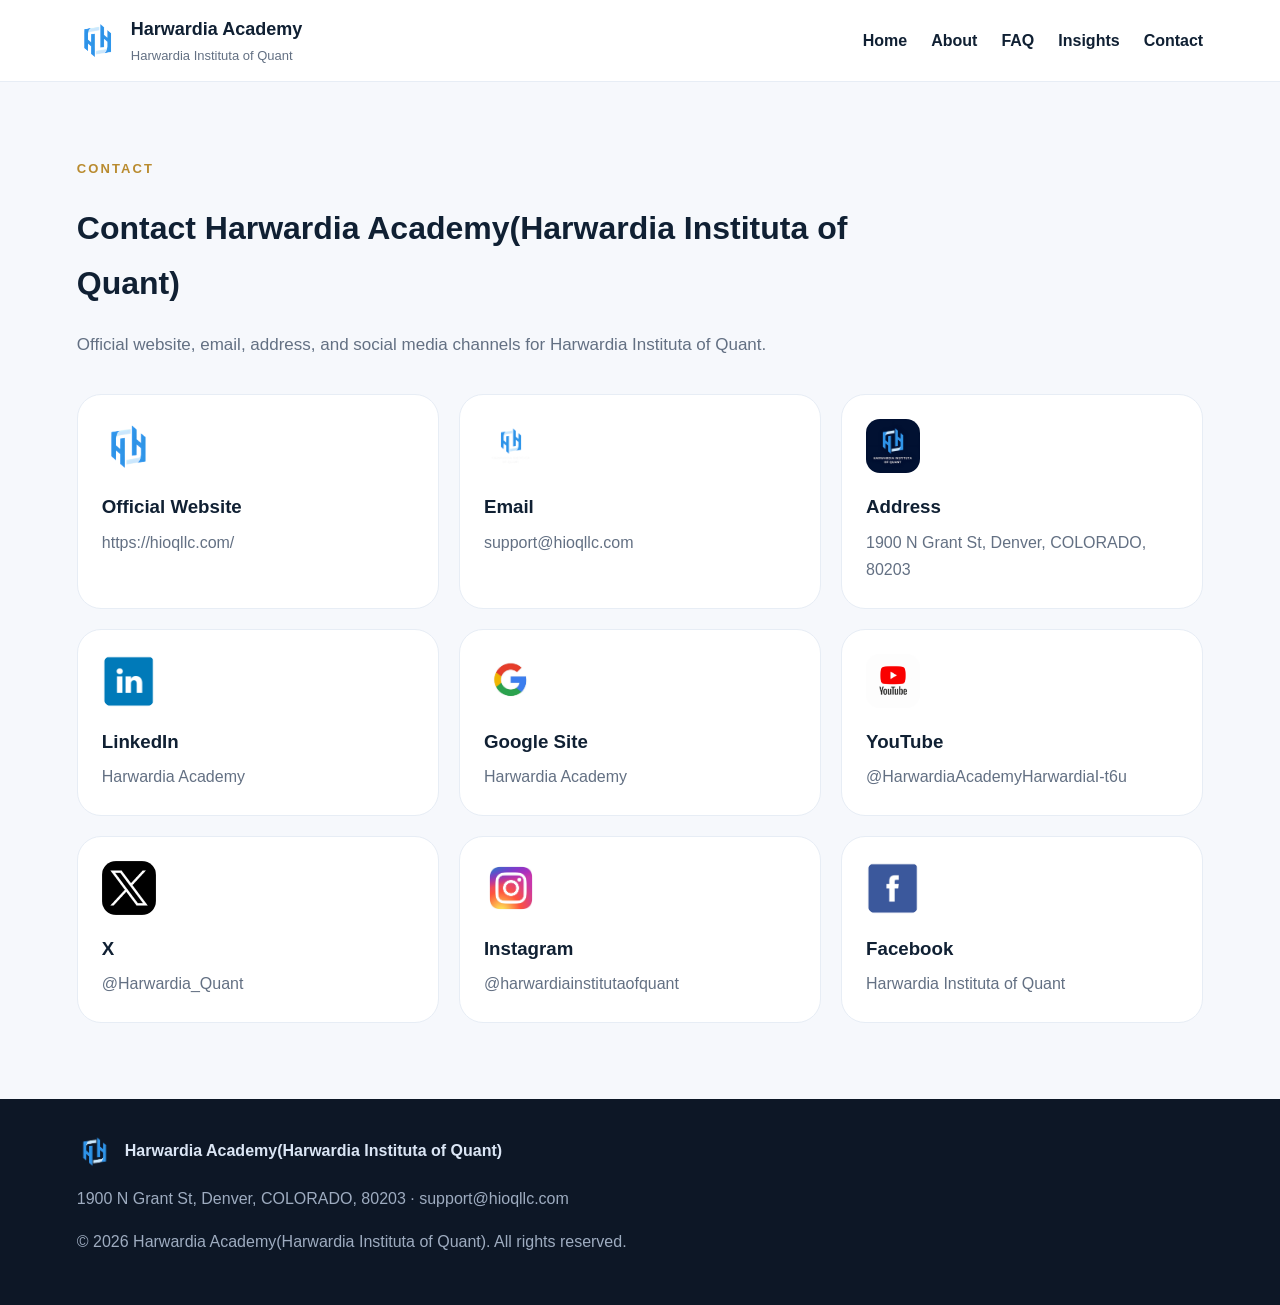
<file: contact.html>
<!DOCTYPE html>
<html lang="en">
<head>
  <meta charset="UTF-8" />
  <meta name="viewport" content="width=device-width, initial-scale=1.0" />
  <title>Contact Harwardia Academy(Harwardia Instituta of Quant)</title>
  <meta name="description" content="Contact information for Harwardia Academy(Harwardia Instituta of Quant).">
  <link rel="icon" href="Logomark.png" type="image/png">
  <link rel="apple-touch-icon" href="Logomark.png">
  <link rel="stylesheet" href="style.css" />
</head>
<body>
<header class="site-header">
  <div class="brand">
    <img src="Logomark.png" alt="Harwardia Instituta of Quant logomark">
    <div>
      <strong>Harwardia Academy</strong>
      <span>Harwardia Instituta of Quant</span>
    </div>
  </div>
  
<nav class="nav">
  <a href="index.html">Home</a>
  <a href="about.html">About</a>
  <a href="faq.html">FAQ</a>
  <a href="insights.html">Insights</a>
  <a href="contact.html">Contact</a>
</nav>

</header>

<main class="section alt">
  <div class="section-title">
    <div class="eyebrow">Contact</div>
    <h1>Contact Harwardia Academy(Harwardia Instituta of Quant)</h1>
    <p>Official website, email, address, and social media channels for Harwardia Instituta of Quant.</p>
  </div>
  <div class="contact-grid">
    <a class="contact-card" href="https://hioqllc.com/" target="_blank"><img src="Logomark.png" alt="Official website"><h3>Official Website</h3><p>https://hioqllc.com/</p></a>
    <a class="contact-card" href="mailto:support@hioqllc.com"><img src="logo.png" alt="Email"><h3>Email</h3><p>support@hioqllc.com</p></a>
    <div class="contact-card"><img src="logo-black.jpg" alt="Address"><h3>Address</h3><p>1900 N Grant St, Denver, COLORADO, 80203</p></div>
    <a class="contact-card" href="https://www.linkedin.com/company/harwardia-academy" target="_blank"><img src="social media/LinkedIn.jpg" alt="LinkedIn"><h3>LinkedIn</h3><p>Harwardia Academy</p></a>
    <a class="contact-card" href="https://sites.google.com/view/harwardiaacademy/" target="_blank"><img src="social media/Google.jpg" alt="Google Site"><h3>Google Site</h3><p>Harwardia Academy</p></a>
    <a class="contact-card" href="https://www.youtube.com/@HarwardiaAcademyHarwardiaI-t6u" target="_blank"><img src="social media/youtube.png" alt="YouTube"><h3>YouTube</h3><p>@HarwardiaAcademyHarwardiaI-t6u</p></a>
    <a class="contact-card" href="https://x.com/Harwardia_Quant" target="_blank"><img src="social media/x.jpg" alt="X"><h3>X</h3><p>@Harwardia_Quant</p></a>
    <a class="contact-card" href="https://www.instagram.com/harwardiainstitutaofquant/" target="_blank"><img src="social media/instagram.jpg" alt="Instagram"><h3>Instagram</h3><p>@harwardiainstitutaofquant</p></a>
    <a class="contact-card" href="https://www.facebook.com/profile.php?id=61570703126311" target="_blank"><img src="social media/facebook.jpg" alt="Facebook"><h3>Facebook</h3><p>Harwardia Instituta of Quant</p></a>
  </div>
</main>

<footer class="footer">
  <div>
    <img src="Logomark.png" alt="Harwardia Instituta of Quant icon">
    <strong>Harwardia Academy(Harwardia Instituta of Quant)</strong>
  </div>
  <p>1900 N Grant St, Denver, COLORADO, 80203 · support@hioqllc.com</p>
  <p>© 2026 Harwardia Academy(Harwardia Instituta of Quant). All rights reserved.</p>
</footer>
</body>
</html>
</file>
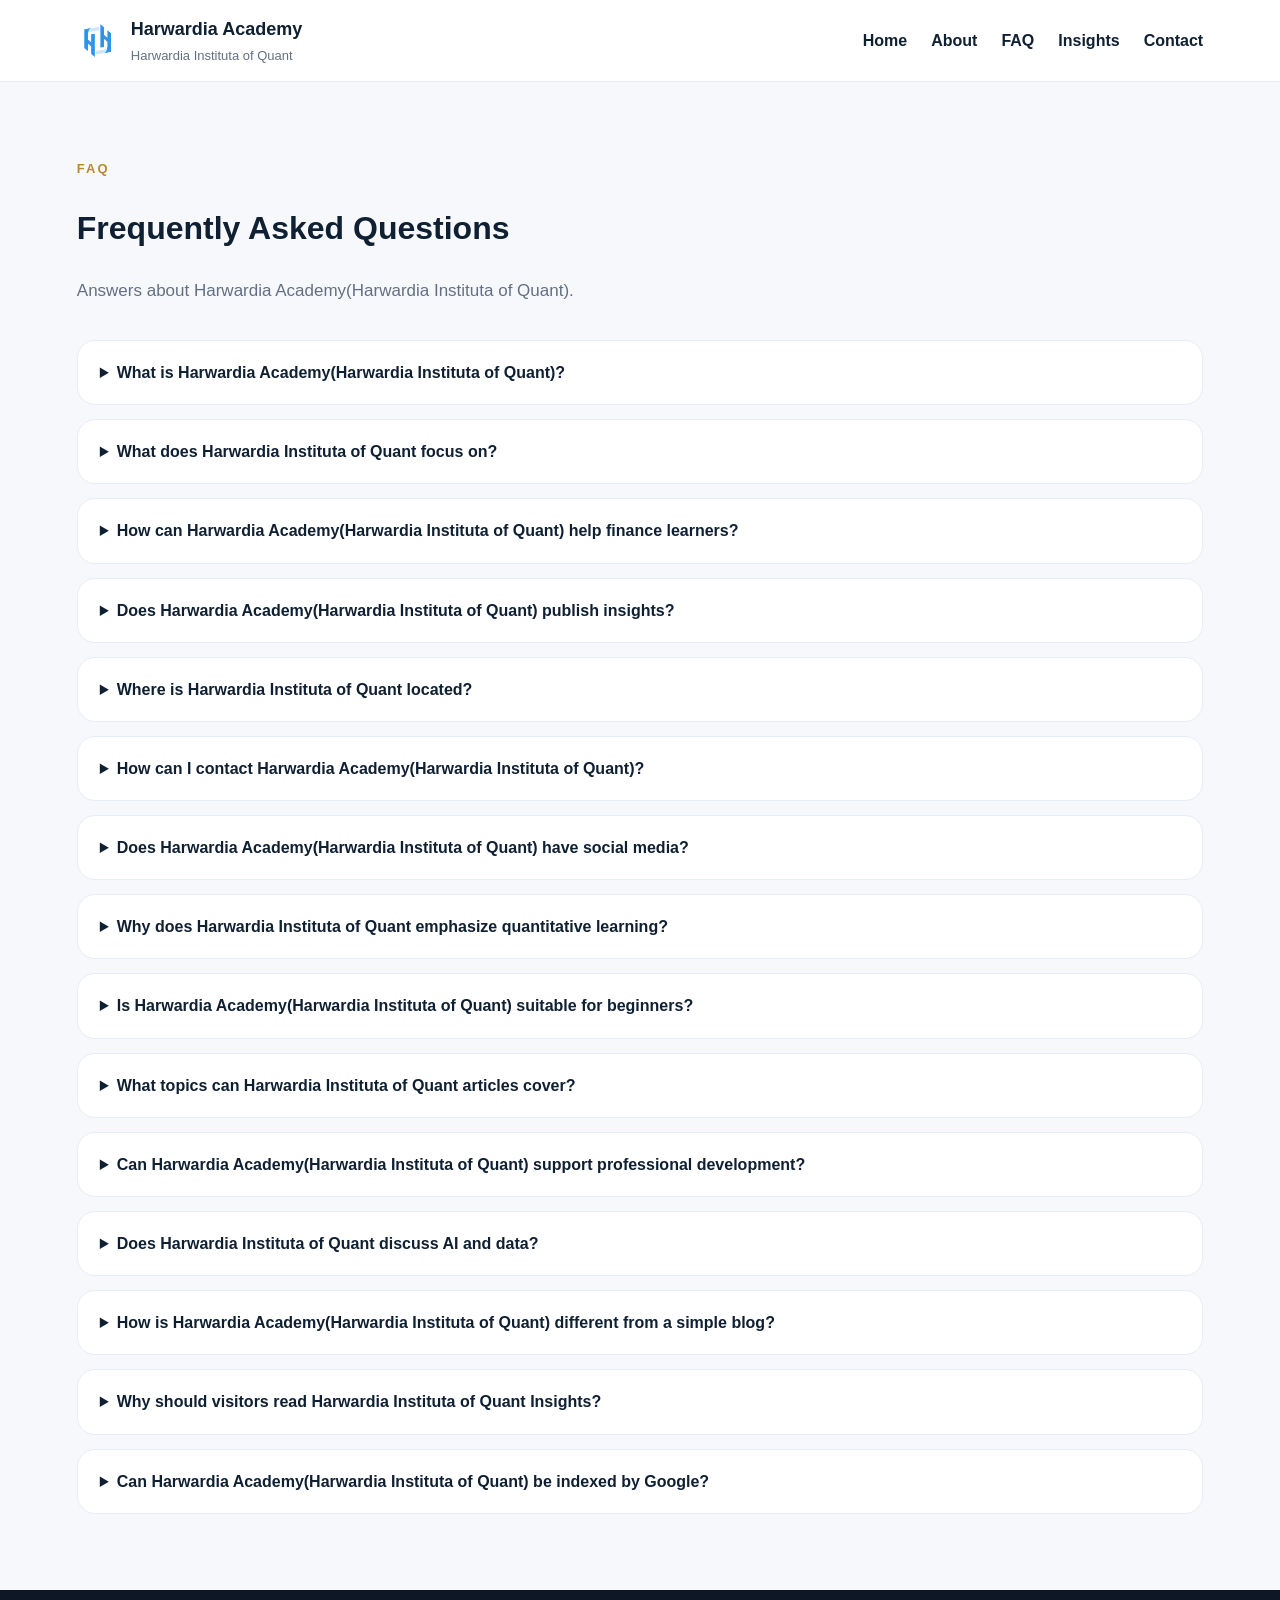
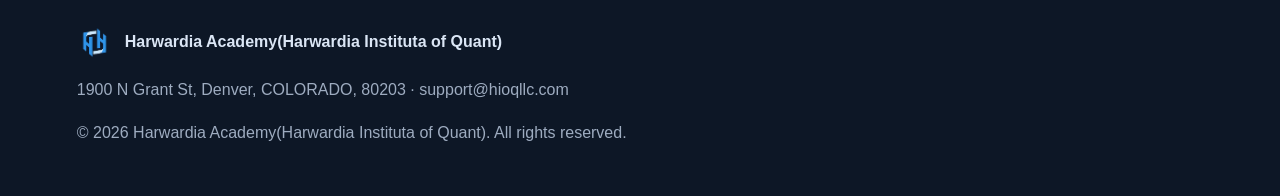
<file: faq.html>
<!DOCTYPE html>
<html lang="en">
<head>
  <meta charset="UTF-8" />
  <meta name="viewport" content="width=device-width, initial-scale=1.0" />
  <title>FAQ - Harwardia Academy(Harwardia Instituta of Quant)</title>
  <meta name="description" content="FAQ for Harwardia Academy(Harwardia Instituta of Quant).">
  <link rel="icon" href="Logomark.png" type="image/png">
  <link rel="apple-touch-icon" href="Logomark.png">
  <link rel="stylesheet" href="style.css" />
</head>
<body>
<header class="site-header">
  <div class="brand">
    <img src="Logomark.png" alt="Harwardia Instituta of Quant logomark">
    <div>
      <strong>Harwardia Academy</strong>
      <span>Harwardia Instituta of Quant</span>
    </div>
  </div>
  
<nav class="nav">
  <a href="index.html">Home</a>
  <a href="about.html">About</a>
  <a href="faq.html">FAQ</a>
  <a href="insights.html">Insights</a>
  <a href="contact.html">Contact</a>
</nav>

</header>
<main class="section alt"><div class="section-title"><div class="eyebrow">FAQ</div><h1>Frequently Asked Questions</h1><p>Answers about Harwardia Academy(Harwardia Instituta of Quant).</p></div><div class="faq"><details><summary>What is Harwardia Academy(Harwardia Instituta of Quant)?</summary><p>It is presented as an academy-style platform focused on quantitative finance, data analysis, AI, and market education.</p></details><details><summary>What does Harwardia Instituta of Quant focus on?</summary><p>It focuses on analytical learning, quantitative methods, financial research, and professional knowledge development.</p></details><details><summary>How can Harwardia Academy(Harwardia Instituta of Quant) help finance learners?</summary><p>It can help learners build structured knowledge in markets, risk, data, and research practices.</p></details><details><summary>Does Harwardia Academy(Harwardia Instituta of Quant) publish insights?</summary><p>Yes. The Insights page is designed for articles about quant learning, AI finance, risk, careers, and research.</p></details><details><summary>Where is Harwardia Instituta of Quant located?</summary><p>The listed address is 1900 N Grant St, Denver, COLORADO, 80203.</p></details><details><summary>How can I contact Harwardia Academy(Harwardia Instituta of Quant)?</summary><p>You can use the official website, support email, and the social links shown on the Contact page.</p></details><details><summary>Does Harwardia Academy(Harwardia Instituta of Quant) have social media?</summary><p>Yes. The Contact page includes LinkedIn, Google Site, YouTube, X, Instagram, and Facebook links.</p></details><details><summary>Why does Harwardia Instituta of Quant emphasize quantitative learning?</summary><p>Quantitative learning supports disciplined financial analysis, data interpretation, and evidence-based decision making.</p></details><details><summary>Is Harwardia Academy(Harwardia Instituta of Quant) suitable for beginners?</summary><p>The website can present content suitable for beginners while also introducing advanced themes.</p></details><details><summary>What topics can Harwardia Instituta of Quant articles cover?</summary><p>Topics can include quantitative finance, AI in markets, risk modeling, career growth, and research culture.</p></details><details><summary>Can Harwardia Academy(Harwardia Instituta of Quant) support professional development?</summary><p>Yes. Its content can be organized around practical knowledge useful for finance and technology professionals.</p></details><details><summary>Does Harwardia Instituta of Quant discuss AI and data?</summary><p>Yes. AI, data systems, and financial intelligence are suitable themes for the Insights section.</p></details><details><summary>How is Harwardia Academy(Harwardia Instituta of Quant) different from a simple blog?</summary><p>It is structured like an institutional website with Home, About, FAQ, Insights, and Contact pages.</p></details><details><summary>Why should visitors read Harwardia Instituta of Quant Insights?</summary><p>The articles provide longer explanations of finance education, quant skills, and market-related themes.</p></details><details><summary>Can Harwardia Academy(Harwardia Instituta of Quant) be indexed by Google?</summary><p>Yes. The package includes sitemap.xml and robots.txt to help Google discover the pages.</p></details></div></main>
<footer class="footer">
  <div>
    <img src="Logomark.png" alt="Harwardia Instituta of Quant icon">
    <strong>Harwardia Academy(Harwardia Instituta of Quant)</strong>
  </div>
  <p>1900 N Grant St, Denver, COLORADO, 80203 · support@hioqllc.com</p>
  <p>© 2026 Harwardia Academy(Harwardia Instituta of Quant). All rights reserved.</p>
</footer>
</body>
</html>
</file>
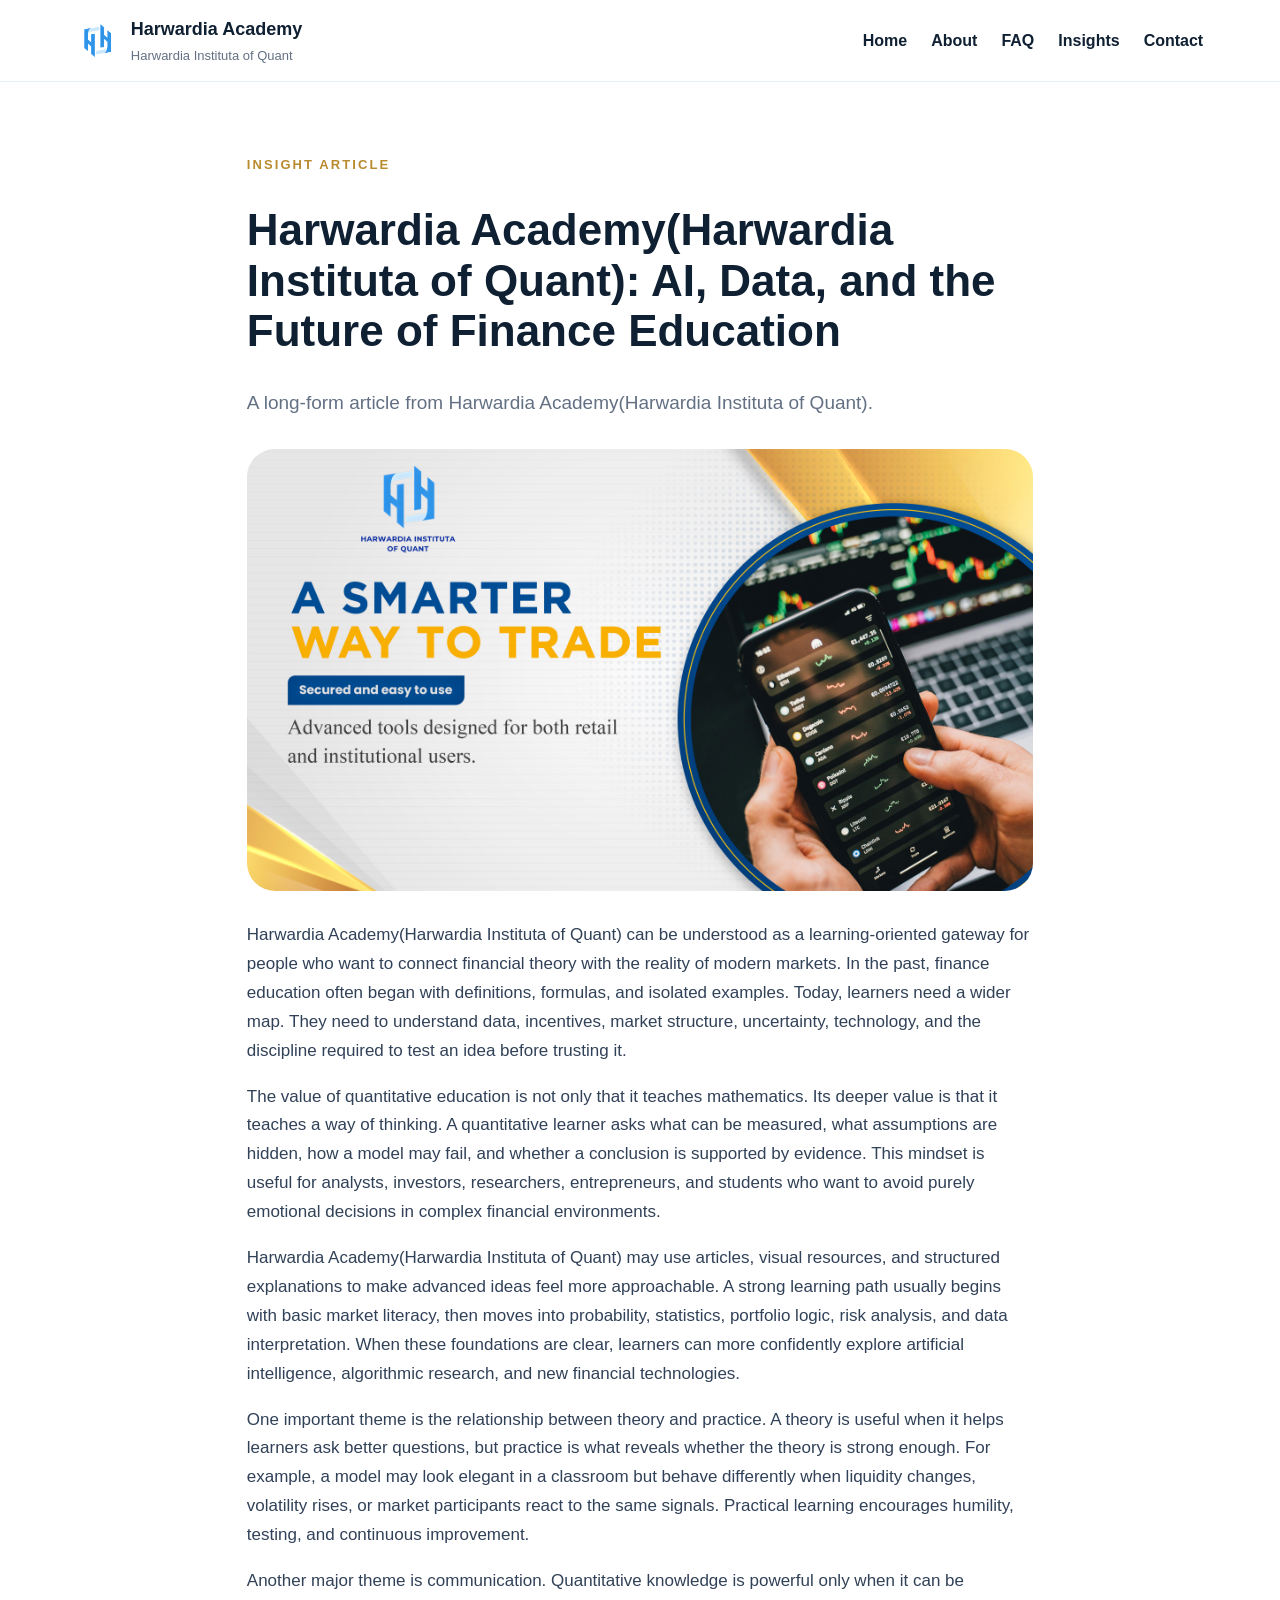
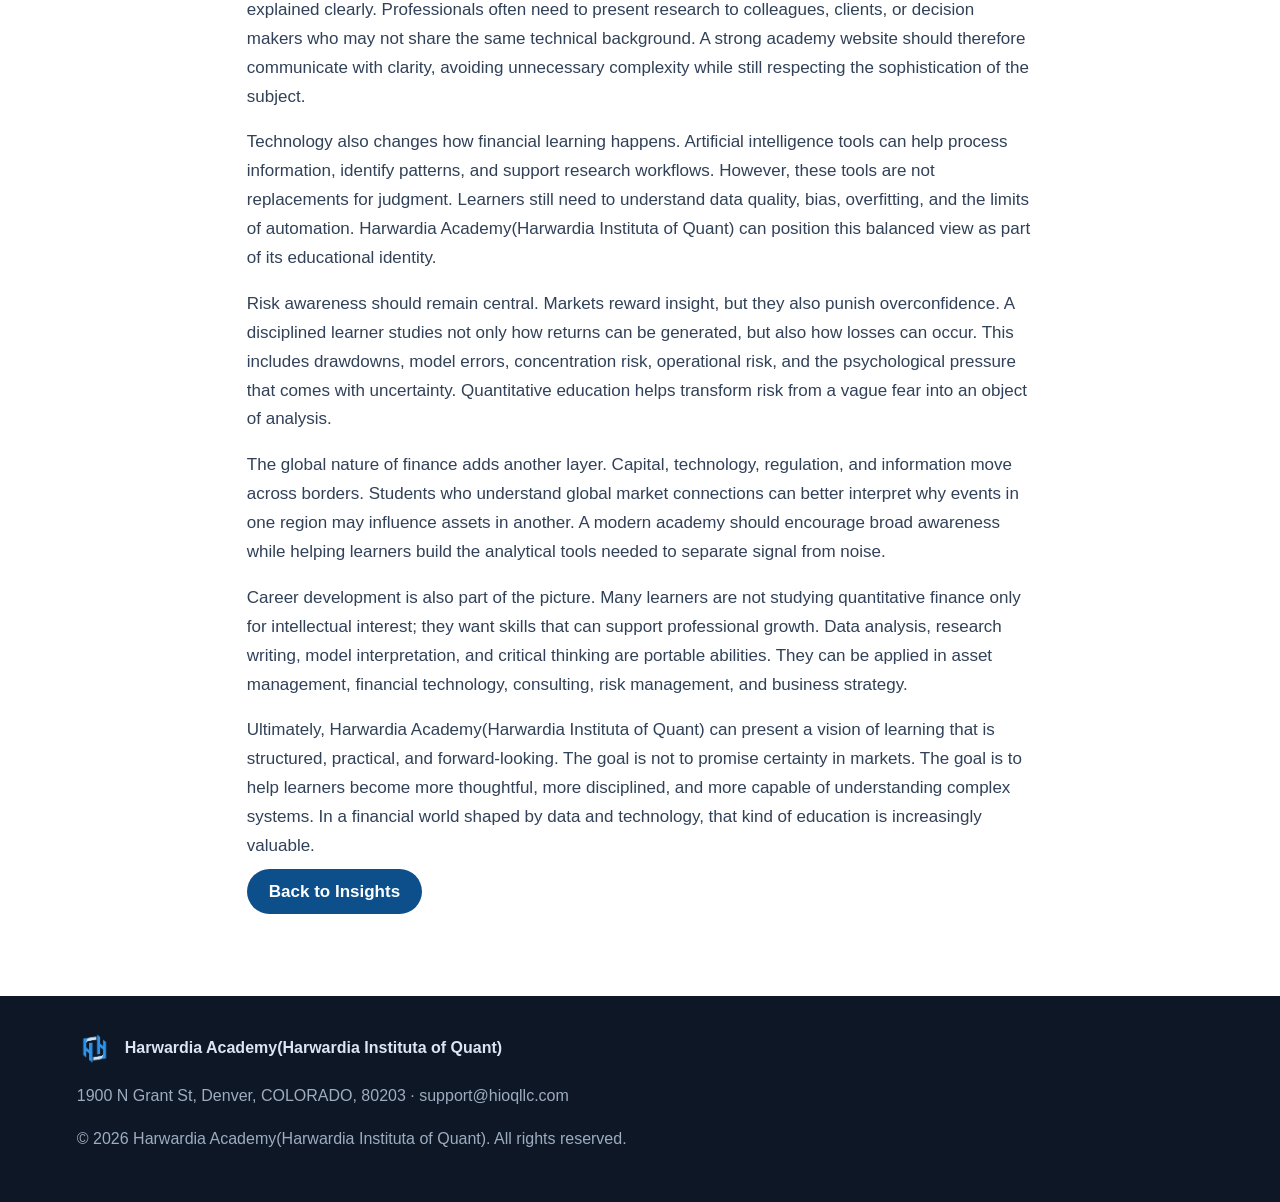
<file: harwardia-academy-harwardia-instituta-of-quant-ai-finance.html>
<!DOCTYPE html>
<html lang="en">
<head>
  <meta charset="UTF-8" />
  <meta name="viewport" content="width=device-width, initial-scale=1.0" />
  <title>Harwardia Academy(Harwardia Instituta of Quant): AI, Data, and the Future of Finance Education</title>
  <meta name="description" content="Harwardia Academy(Harwardia Instituta of Quant): AI, Data, and the Future of Finance Education">
  <link rel="icon" href="Logomark.png" type="image/png">
  <link rel="apple-touch-icon" href="Logomark.png">
  <link rel="stylesheet" href="style.css" />
</head>
<body>
<header class="site-header">
  <div class="brand">
    <img src="Logomark.png" alt="Harwardia Instituta of Quant logomark">
    <div>
      <strong>Harwardia Academy</strong>
      <span>Harwardia Instituta of Quant</span>
    </div>
  </div>
  
<nav class="nav">
  <a href="index.html">Home</a>
  <a href="about.html">About</a>
  <a href="faq.html">FAQ</a>
  <a href="insights.html">Insights</a>
  <a href="contact.html">Contact</a>
</nav>

</header>
<main class="article"><div class="eyebrow">Insight Article</div><h1>Harwardia Academy(Harwardia Instituta of Quant): AI, Data, and the Future of Finance Education</h1><p class="lead">A long-form article from Harwardia Academy(Harwardia Instituta of Quant).</p><img src="poster-2.jpg" alt="Harwardia Academy(Harwardia Instituta of Quant): AI, Data, and the Future of Finance Education"><p>Harwardia Academy(Harwardia Instituta of Quant) can be understood as a learning-oriented gateway for people who want to connect financial theory with the reality of modern markets. In the past, finance education often began with definitions, formulas, and isolated examples. Today, learners need a wider map. They need to understand data, incentives, market structure, uncertainty, technology, and the discipline required to test an idea before trusting it.</p><p>The value of quantitative education is not only that it teaches mathematics. Its deeper value is that it teaches a way of thinking. A quantitative learner asks what can be measured, what assumptions are hidden, how a model may fail, and whether a conclusion is supported by evidence. This mindset is useful for analysts, investors, researchers, entrepreneurs, and students who want to avoid purely emotional decisions in complex financial environments.</p><p>Harwardia Academy(Harwardia Instituta of Quant) may use articles, visual resources, and structured explanations to make advanced ideas feel more approachable. A strong learning path usually begins with basic market literacy, then moves into probability, statistics, portfolio logic, risk analysis, and data interpretation. When these foundations are clear, learners can more confidently explore artificial intelligence, algorithmic research, and new financial technologies.</p><p>One important theme is the relationship between theory and practice. A theory is useful when it helps learners ask better questions, but practice is what reveals whether the theory is strong enough. For example, a model may look elegant in a classroom but behave differently when liquidity changes, volatility rises, or market participants react to the same signals. Practical learning encourages humility, testing, and continuous improvement.</p><p>Another major theme is communication. Quantitative knowledge is powerful only when it can be explained clearly. Professionals often need to present research to colleagues, clients, or decision makers who may not share the same technical background. A strong academy website should therefore communicate with clarity, avoiding unnecessary complexity while still respecting the sophistication of the subject.</p><p>Technology also changes how financial learning happens. Artificial intelligence tools can help process information, identify patterns, and support research workflows. However, these tools are not replacements for judgment. Learners still need to understand data quality, bias, overfitting, and the limits of automation. Harwardia Academy(Harwardia Instituta of Quant) can position this balanced view as part of its educational identity.</p><p>Risk awareness should remain central. Markets reward insight, but they also punish overconfidence. A disciplined learner studies not only how returns can be generated, but also how losses can occur. This includes drawdowns, model errors, concentration risk, operational risk, and the psychological pressure that comes with uncertainty. Quantitative education helps transform risk from a vague fear into an object of analysis.</p><p>The global nature of finance adds another layer. Capital, technology, regulation, and information move across borders. Students who understand global market connections can better interpret why events in one region may influence assets in another. A modern academy should encourage broad awareness while helping learners build the analytical tools needed to separate signal from noise.</p><p>Career development is also part of the picture. Many learners are not studying quantitative finance only for intellectual interest; they want skills that can support professional growth. Data analysis, research writing, model interpretation, and critical thinking are portable abilities. They can be applied in asset management, financial technology, consulting, risk management, and business strategy.</p><p>Ultimately, Harwardia Academy(Harwardia Instituta of Quant) can present a vision of learning that is structured, practical, and forward-looking. The goal is not to promise certainty in markets. The goal is to help learners become more thoughtful, more disciplined, and more capable of understanding complex systems. In a financial world shaped by data and technology, that kind of education is increasingly valuable.</p><p><a class="btn" href="insights.html">Back to Insights</a></p></main>
<footer class="footer">
  <div>
    <img src="Logomark.png" alt="Harwardia Instituta of Quant icon">
    <strong>Harwardia Academy(Harwardia Instituta of Quant)</strong>
  </div>
  <p>1900 N Grant St, Denver, COLORADO, 80203 · support@hioqllc.com</p>
  <p>© 2026 Harwardia Academy(Harwardia Instituta of Quant). All rights reserved.</p>
</footer>
</body>
</html>
</file>
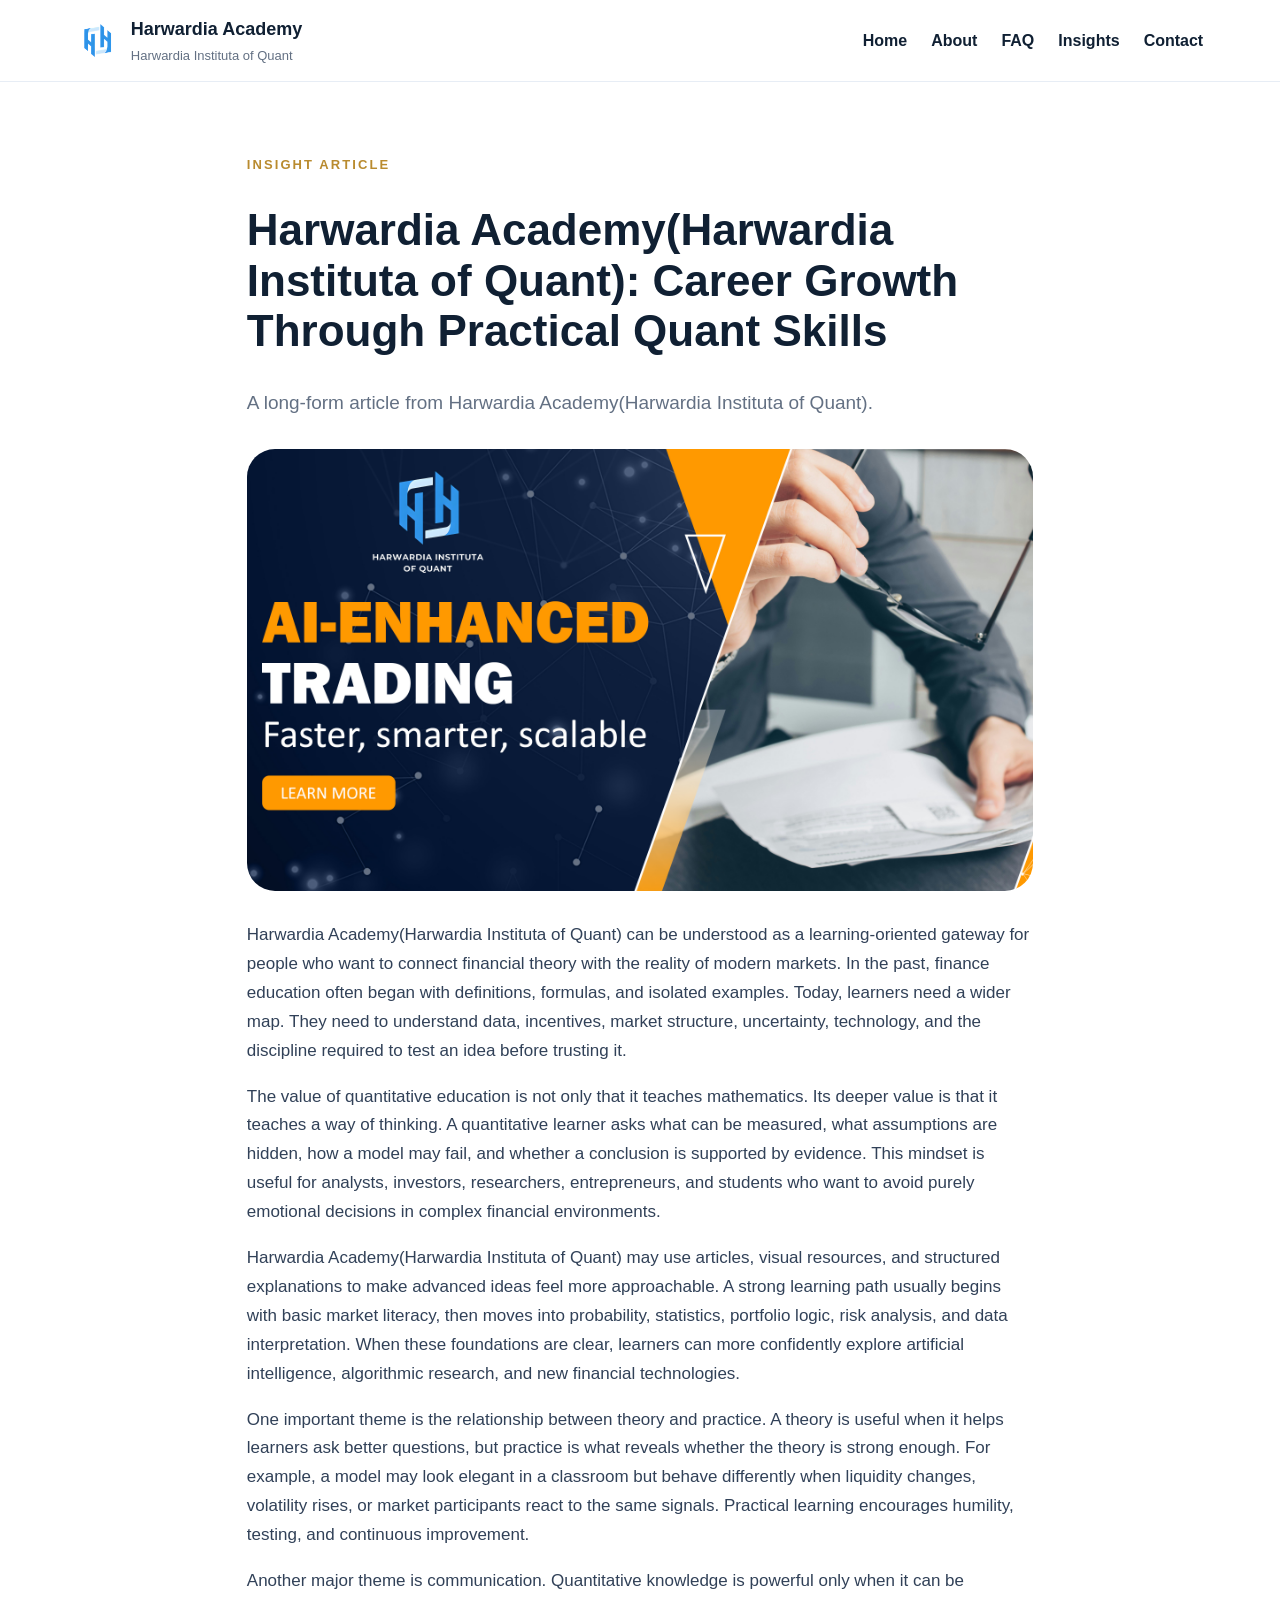
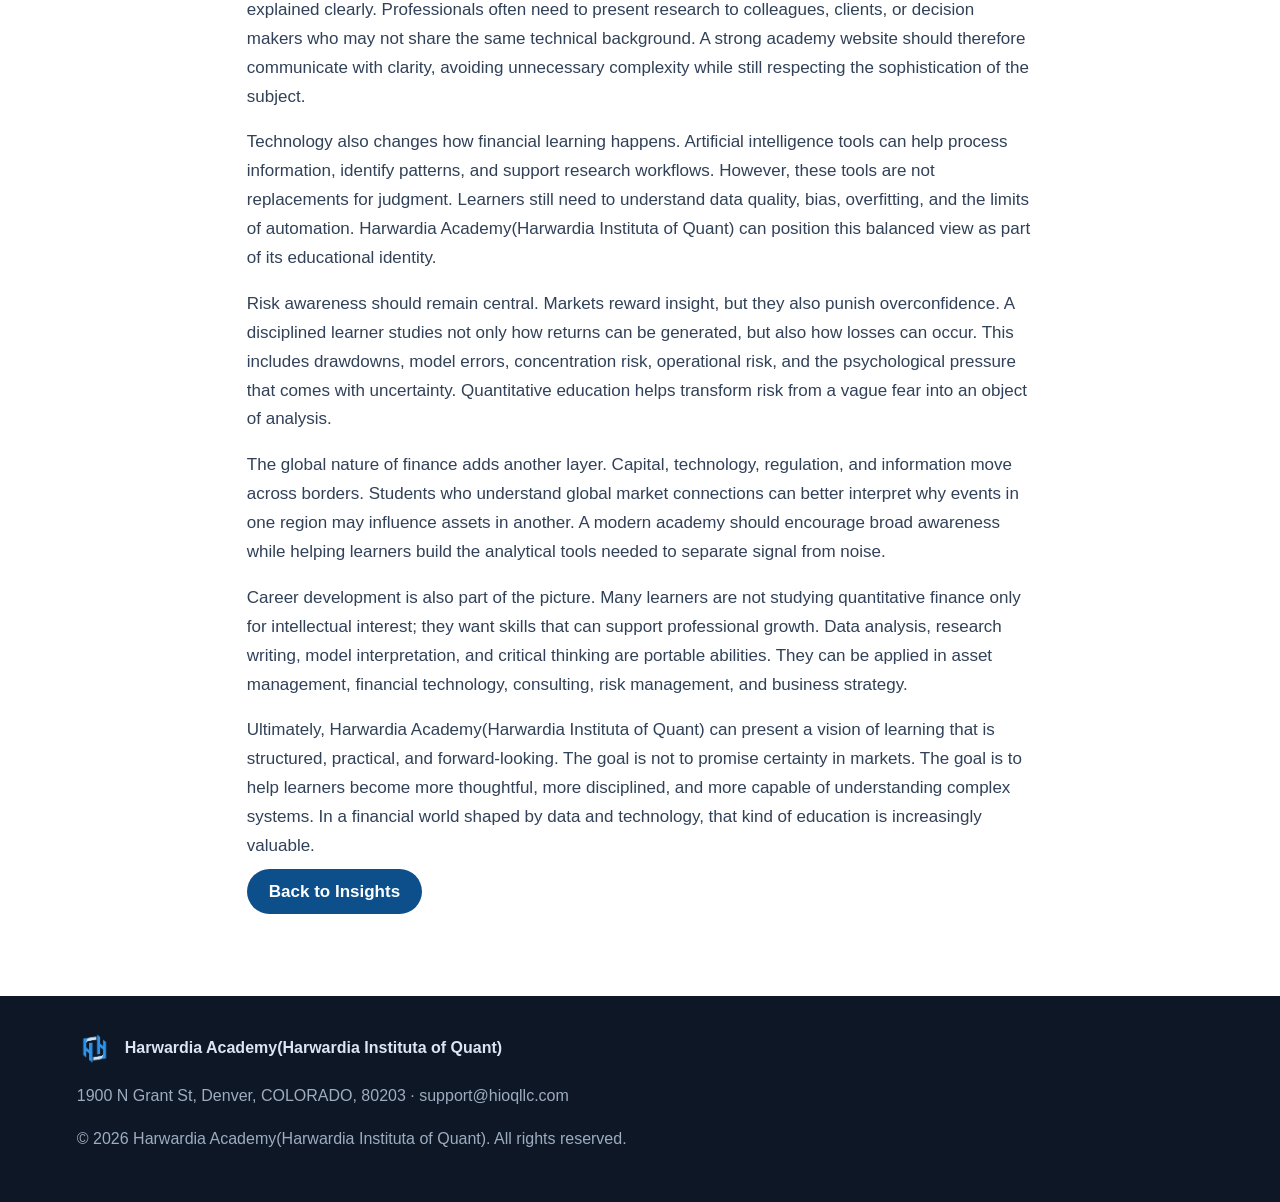
<file: harwardia-academy-harwardia-instituta-of-quant-career-growth.html>
<!DOCTYPE html>
<html lang="en">
<head>
  <meta charset="UTF-8" />
  <meta name="viewport" content="width=device-width, initial-scale=1.0" />
  <title>Harwardia Academy(Harwardia Instituta of Quant): Career Growth Through Practical Quant Skills</title>
  <meta name="description" content="Harwardia Academy(Harwardia Instituta of Quant): Career Growth Through Practical Quant Skills">
  <link rel="icon" href="Logomark.png" type="image/png">
  <link rel="apple-touch-icon" href="Logomark.png">
  <link rel="stylesheet" href="style.css" />
</head>
<body>
<header class="site-header">
  <div class="brand">
    <img src="Logomark.png" alt="Harwardia Instituta of Quant logomark">
    <div>
      <strong>Harwardia Academy</strong>
      <span>Harwardia Instituta of Quant</span>
    </div>
  </div>
  
<nav class="nav">
  <a href="index.html">Home</a>
  <a href="about.html">About</a>
  <a href="faq.html">FAQ</a>
  <a href="insights.html">Insights</a>
  <a href="contact.html">Contact</a>
</nav>

</header>
<main class="article"><div class="eyebrow">Insight Article</div><h1>Harwardia Academy(Harwardia Instituta of Quant): Career Growth Through Practical Quant Skills</h1><p class="lead">A long-form article from Harwardia Academy(Harwardia Instituta of Quant).</p><img src="poster-4.jpg" alt="Harwardia Academy(Harwardia Instituta of Quant): Career Growth Through Practical Quant Skills"><p>Harwardia Academy(Harwardia Instituta of Quant) can be understood as a learning-oriented gateway for people who want to connect financial theory with the reality of modern markets. In the past, finance education often began with definitions, formulas, and isolated examples. Today, learners need a wider map. They need to understand data, incentives, market structure, uncertainty, technology, and the discipline required to test an idea before trusting it.</p><p>The value of quantitative education is not only that it teaches mathematics. Its deeper value is that it teaches a way of thinking. A quantitative learner asks what can be measured, what assumptions are hidden, how a model may fail, and whether a conclusion is supported by evidence. This mindset is useful for analysts, investors, researchers, entrepreneurs, and students who want to avoid purely emotional decisions in complex financial environments.</p><p>Harwardia Academy(Harwardia Instituta of Quant) may use articles, visual resources, and structured explanations to make advanced ideas feel more approachable. A strong learning path usually begins with basic market literacy, then moves into probability, statistics, portfolio logic, risk analysis, and data interpretation. When these foundations are clear, learners can more confidently explore artificial intelligence, algorithmic research, and new financial technologies.</p><p>One important theme is the relationship between theory and practice. A theory is useful when it helps learners ask better questions, but practice is what reveals whether the theory is strong enough. For example, a model may look elegant in a classroom but behave differently when liquidity changes, volatility rises, or market participants react to the same signals. Practical learning encourages humility, testing, and continuous improvement.</p><p>Another major theme is communication. Quantitative knowledge is powerful only when it can be explained clearly. Professionals often need to present research to colleagues, clients, or decision makers who may not share the same technical background. A strong academy website should therefore communicate with clarity, avoiding unnecessary complexity while still respecting the sophistication of the subject.</p><p>Technology also changes how financial learning happens. Artificial intelligence tools can help process information, identify patterns, and support research workflows. However, these tools are not replacements for judgment. Learners still need to understand data quality, bias, overfitting, and the limits of automation. Harwardia Academy(Harwardia Instituta of Quant) can position this balanced view as part of its educational identity.</p><p>Risk awareness should remain central. Markets reward insight, but they also punish overconfidence. A disciplined learner studies not only how returns can be generated, but also how losses can occur. This includes drawdowns, model errors, concentration risk, operational risk, and the psychological pressure that comes with uncertainty. Quantitative education helps transform risk from a vague fear into an object of analysis.</p><p>The global nature of finance adds another layer. Capital, technology, regulation, and information move across borders. Students who understand global market connections can better interpret why events in one region may influence assets in another. A modern academy should encourage broad awareness while helping learners build the analytical tools needed to separate signal from noise.</p><p>Career development is also part of the picture. Many learners are not studying quantitative finance only for intellectual interest; they want skills that can support professional growth. Data analysis, research writing, model interpretation, and critical thinking are portable abilities. They can be applied in asset management, financial technology, consulting, risk management, and business strategy.</p><p>Ultimately, Harwardia Academy(Harwardia Instituta of Quant) can present a vision of learning that is structured, practical, and forward-looking. The goal is not to promise certainty in markets. The goal is to help learners become more thoughtful, more disciplined, and more capable of understanding complex systems. In a financial world shaped by data and technology, that kind of education is increasingly valuable.</p><p><a class="btn" href="insights.html">Back to Insights</a></p></main>
<footer class="footer">
  <div>
    <img src="Logomark.png" alt="Harwardia Instituta of Quant icon">
    <strong>Harwardia Academy(Harwardia Instituta of Quant)</strong>
  </div>
  <p>1900 N Grant St, Denver, COLORADO, 80203 · support@hioqllc.com</p>
  <p>© 2026 Harwardia Academy(Harwardia Instituta of Quant). All rights reserved.</p>
</footer>
</body>
</html>
</file>
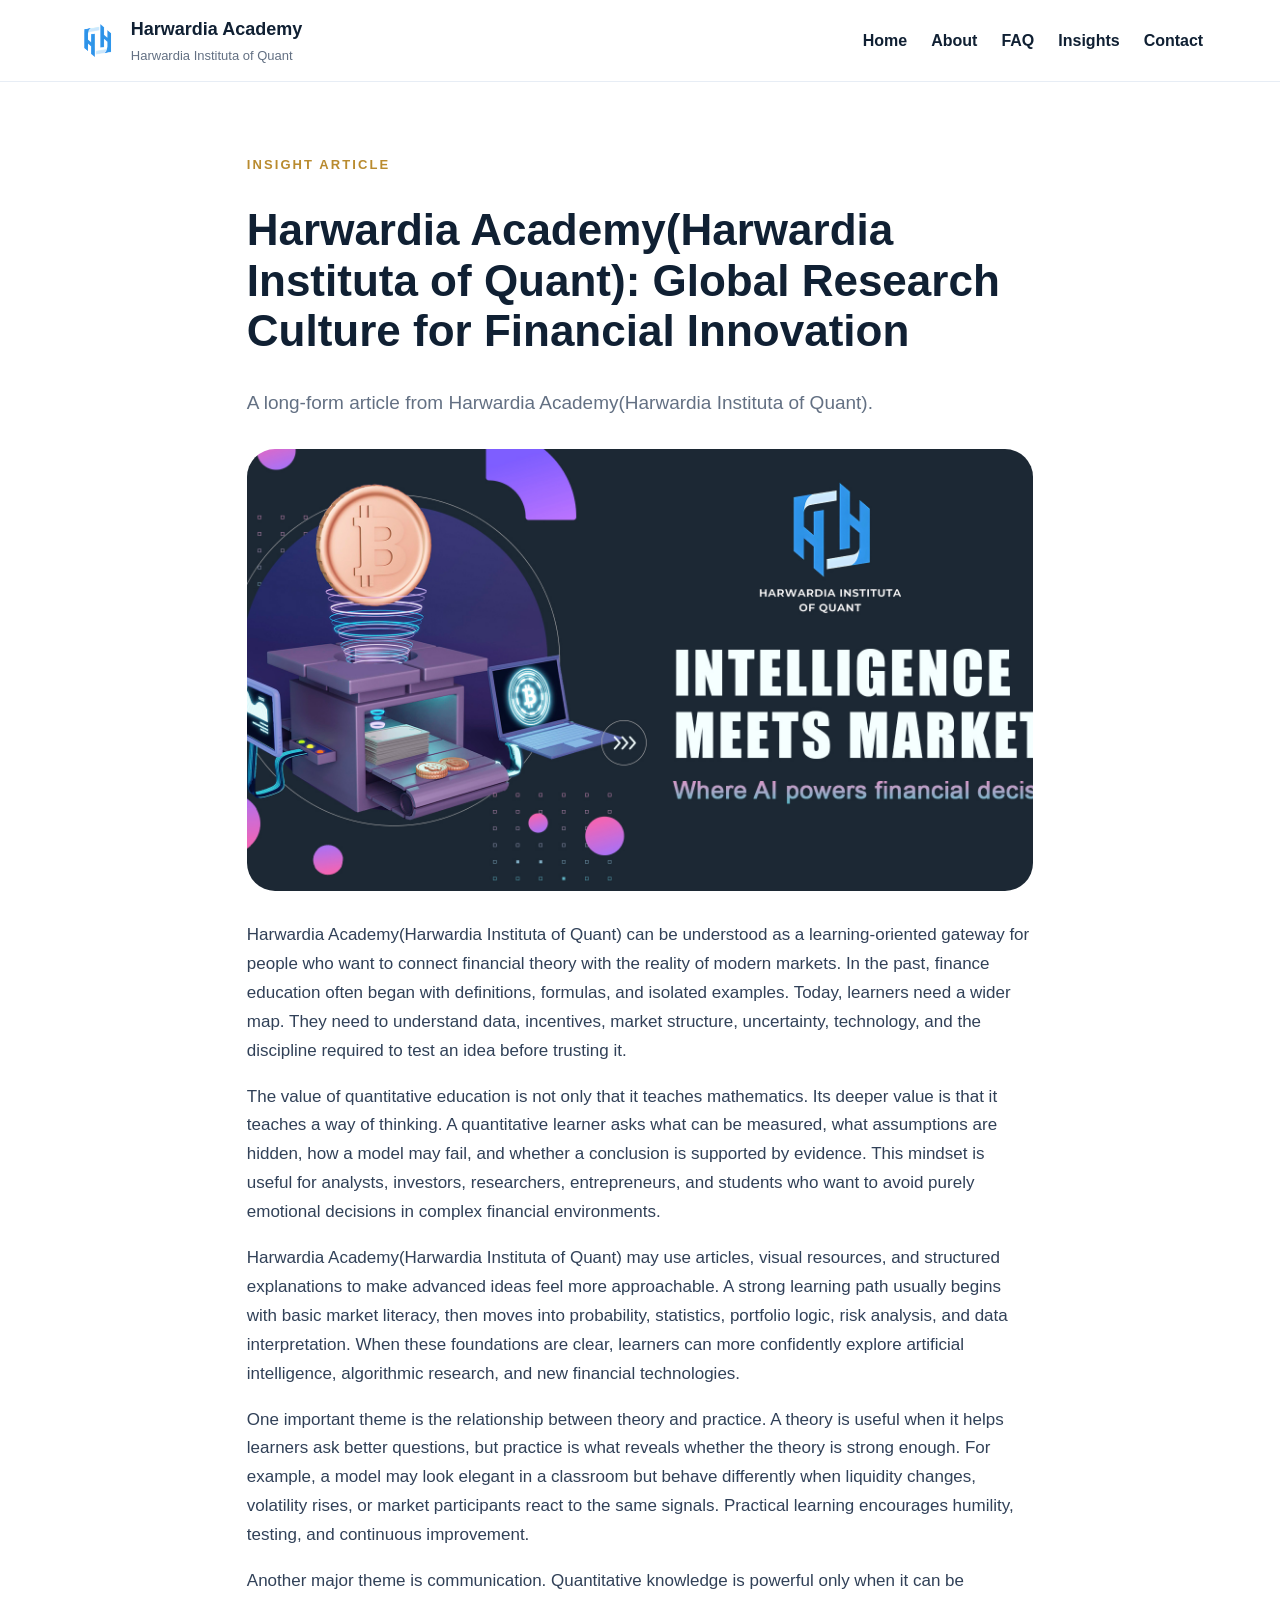
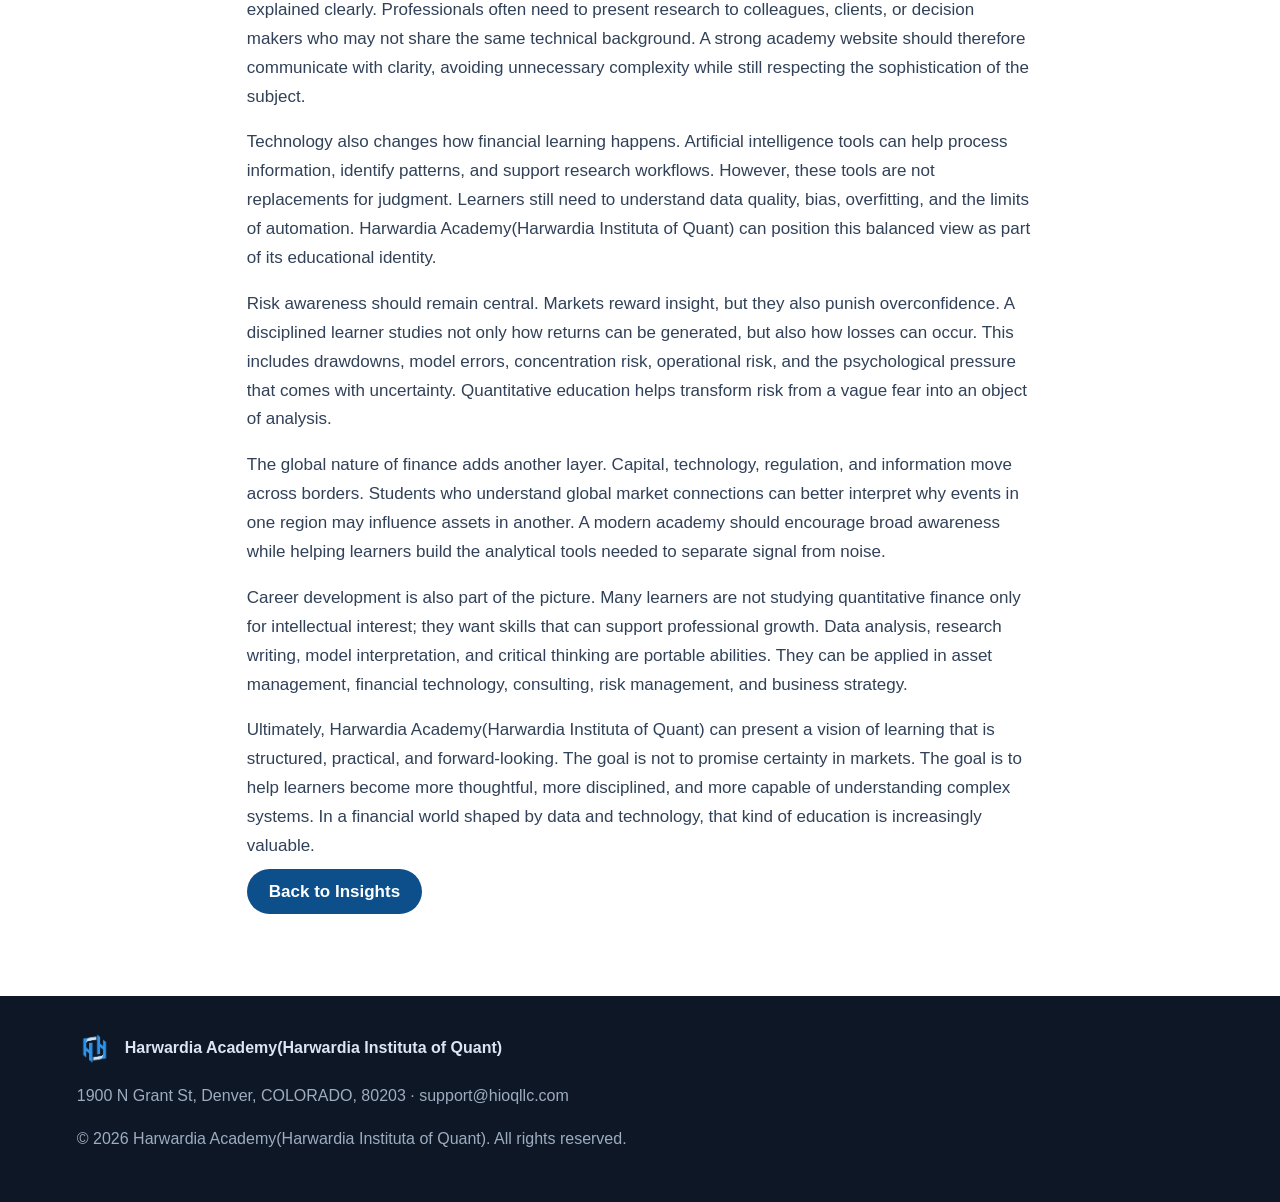
<file: harwardia-academy-harwardia-instituta-of-quant-global-research.html>
<!DOCTYPE html>
<html lang="en">
<head>
  <meta charset="UTF-8" />
  <meta name="viewport" content="width=device-width, initial-scale=1.0" />
  <title>Harwardia Academy(Harwardia Instituta of Quant): Global Research Culture for Financial Innovation</title>
  <meta name="description" content="Harwardia Academy(Harwardia Instituta of Quant): Global Research Culture for Financial Innovation">
  <link rel="icon" href="Logomark.png" type="image/png">
  <link rel="apple-touch-icon" href="Logomark.png">
  <link rel="stylesheet" href="style.css" />
</head>
<body>
<header class="site-header">
  <div class="brand">
    <img src="Logomark.png" alt="Harwardia Instituta of Quant logomark">
    <div>
      <strong>Harwardia Academy</strong>
      <span>Harwardia Instituta of Quant</span>
    </div>
  </div>
  
<nav class="nav">
  <a href="index.html">Home</a>
  <a href="about.html">About</a>
  <a href="faq.html">FAQ</a>
  <a href="insights.html">Insights</a>
  <a href="contact.html">Contact</a>
</nav>

</header>
<main class="article"><div class="eyebrow">Insight Article</div><h1>Harwardia Academy(Harwardia Instituta of Quant): Global Research Culture for Financial Innovation</h1><p class="lead">A long-form article from Harwardia Academy(Harwardia Instituta of Quant).</p><img src="poster-5.jpg" alt="Harwardia Academy(Harwardia Instituta of Quant): Global Research Culture for Financial Innovation"><p>Harwardia Academy(Harwardia Instituta of Quant) can be understood as a learning-oriented gateway for people who want to connect financial theory with the reality of modern markets. In the past, finance education often began with definitions, formulas, and isolated examples. Today, learners need a wider map. They need to understand data, incentives, market structure, uncertainty, technology, and the discipline required to test an idea before trusting it.</p><p>The value of quantitative education is not only that it teaches mathematics. Its deeper value is that it teaches a way of thinking. A quantitative learner asks what can be measured, what assumptions are hidden, how a model may fail, and whether a conclusion is supported by evidence. This mindset is useful for analysts, investors, researchers, entrepreneurs, and students who want to avoid purely emotional decisions in complex financial environments.</p><p>Harwardia Academy(Harwardia Instituta of Quant) may use articles, visual resources, and structured explanations to make advanced ideas feel more approachable. A strong learning path usually begins with basic market literacy, then moves into probability, statistics, portfolio logic, risk analysis, and data interpretation. When these foundations are clear, learners can more confidently explore artificial intelligence, algorithmic research, and new financial technologies.</p><p>One important theme is the relationship between theory and practice. A theory is useful when it helps learners ask better questions, but practice is what reveals whether the theory is strong enough. For example, a model may look elegant in a classroom but behave differently when liquidity changes, volatility rises, or market participants react to the same signals. Practical learning encourages humility, testing, and continuous improvement.</p><p>Another major theme is communication. Quantitative knowledge is powerful only when it can be explained clearly. Professionals often need to present research to colleagues, clients, or decision makers who may not share the same technical background. A strong academy website should therefore communicate with clarity, avoiding unnecessary complexity while still respecting the sophistication of the subject.</p><p>Technology also changes how financial learning happens. Artificial intelligence tools can help process information, identify patterns, and support research workflows. However, these tools are not replacements for judgment. Learners still need to understand data quality, bias, overfitting, and the limits of automation. Harwardia Academy(Harwardia Instituta of Quant) can position this balanced view as part of its educational identity.</p><p>Risk awareness should remain central. Markets reward insight, but they also punish overconfidence. A disciplined learner studies not only how returns can be generated, but also how losses can occur. This includes drawdowns, model errors, concentration risk, operational risk, and the psychological pressure that comes with uncertainty. Quantitative education helps transform risk from a vague fear into an object of analysis.</p><p>The global nature of finance adds another layer. Capital, technology, regulation, and information move across borders. Students who understand global market connections can better interpret why events in one region may influence assets in another. A modern academy should encourage broad awareness while helping learners build the analytical tools needed to separate signal from noise.</p><p>Career development is also part of the picture. Many learners are not studying quantitative finance only for intellectual interest; they want skills that can support professional growth. Data analysis, research writing, model interpretation, and critical thinking are portable abilities. They can be applied in asset management, financial technology, consulting, risk management, and business strategy.</p><p>Ultimately, Harwardia Academy(Harwardia Instituta of Quant) can present a vision of learning that is structured, practical, and forward-looking. The goal is not to promise certainty in markets. The goal is to help learners become more thoughtful, more disciplined, and more capable of understanding complex systems. In a financial world shaped by data and technology, that kind of education is increasingly valuable.</p><p><a class="btn" href="insights.html">Back to Insights</a></p></main>
<footer class="footer">
  <div>
    <img src="Logomark.png" alt="Harwardia Instituta of Quant icon">
    <strong>Harwardia Academy(Harwardia Instituta of Quant)</strong>
  </div>
  <p>1900 N Grant St, Denver, COLORADO, 80203 · support@hioqllc.com</p>
  <p>© 2026 Harwardia Academy(Harwardia Instituta of Quant). All rights reserved.</p>
</footer>
</body>
</html>
</file>
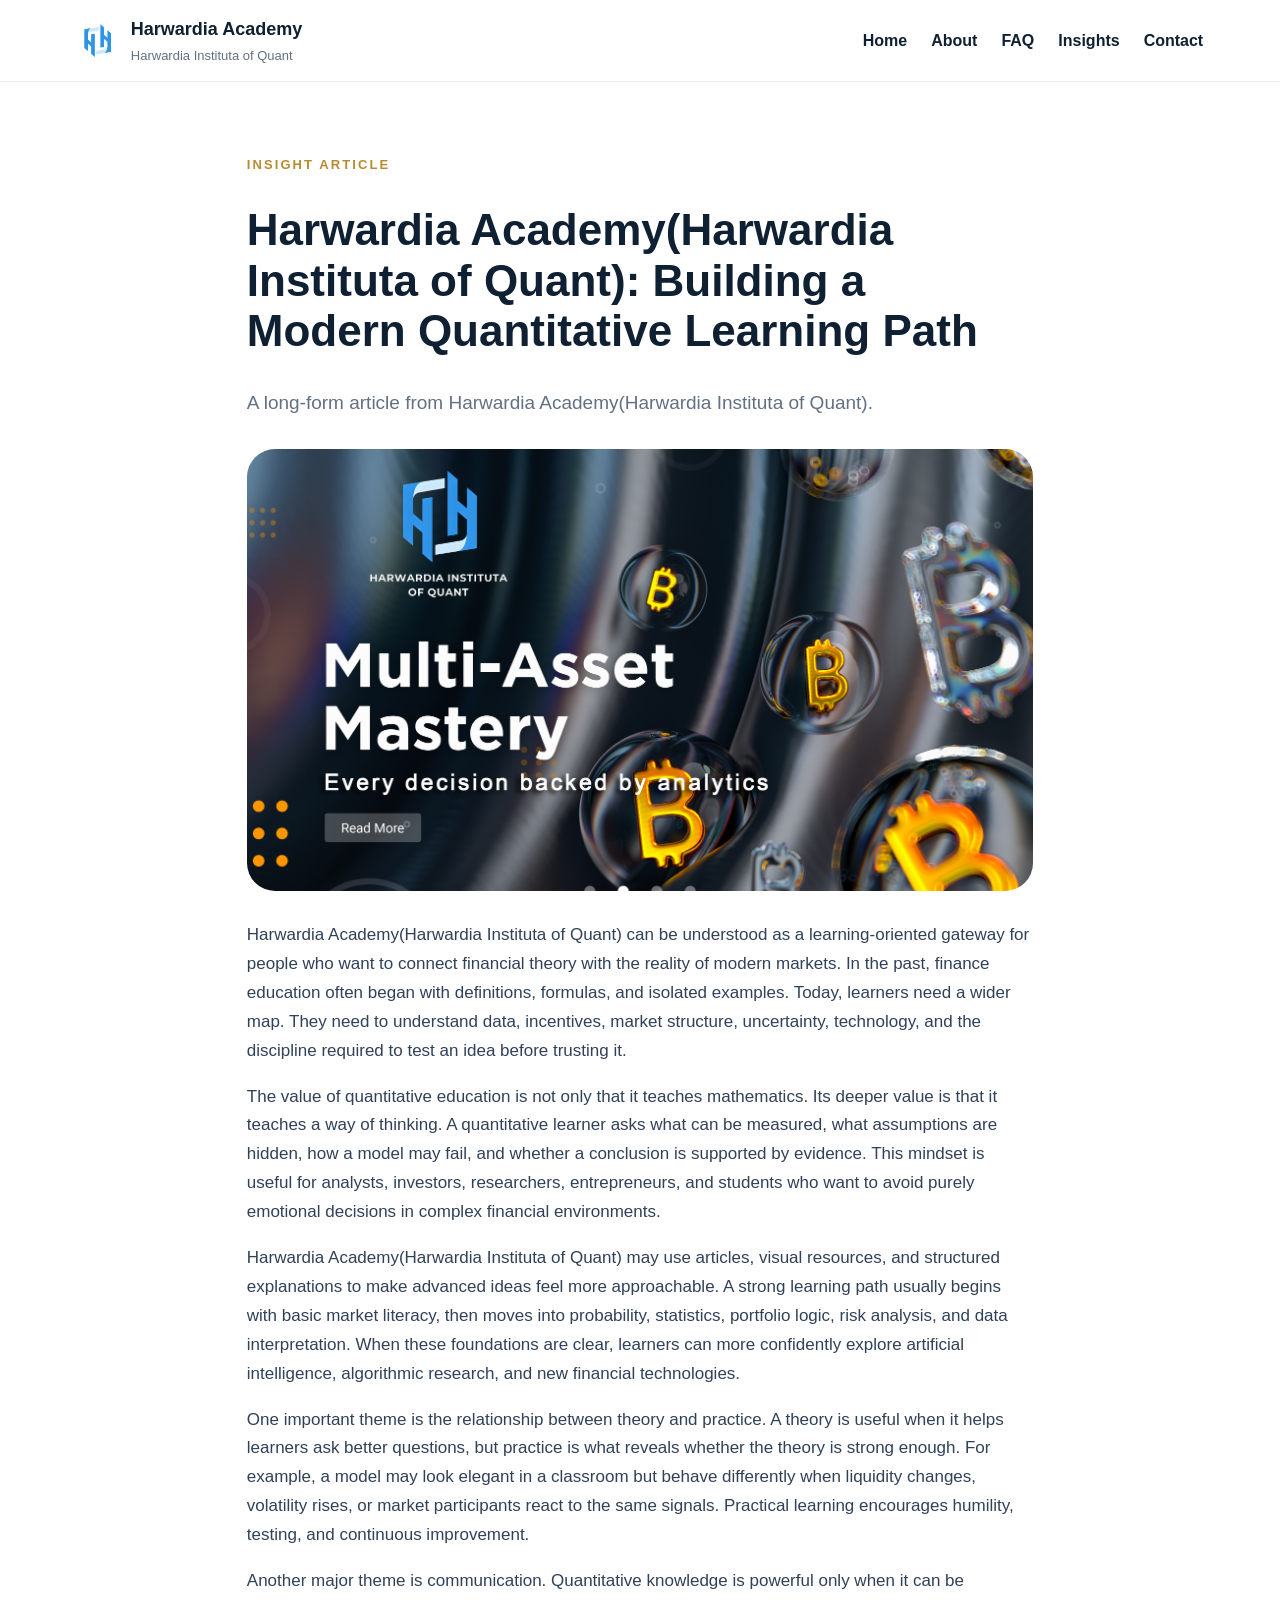
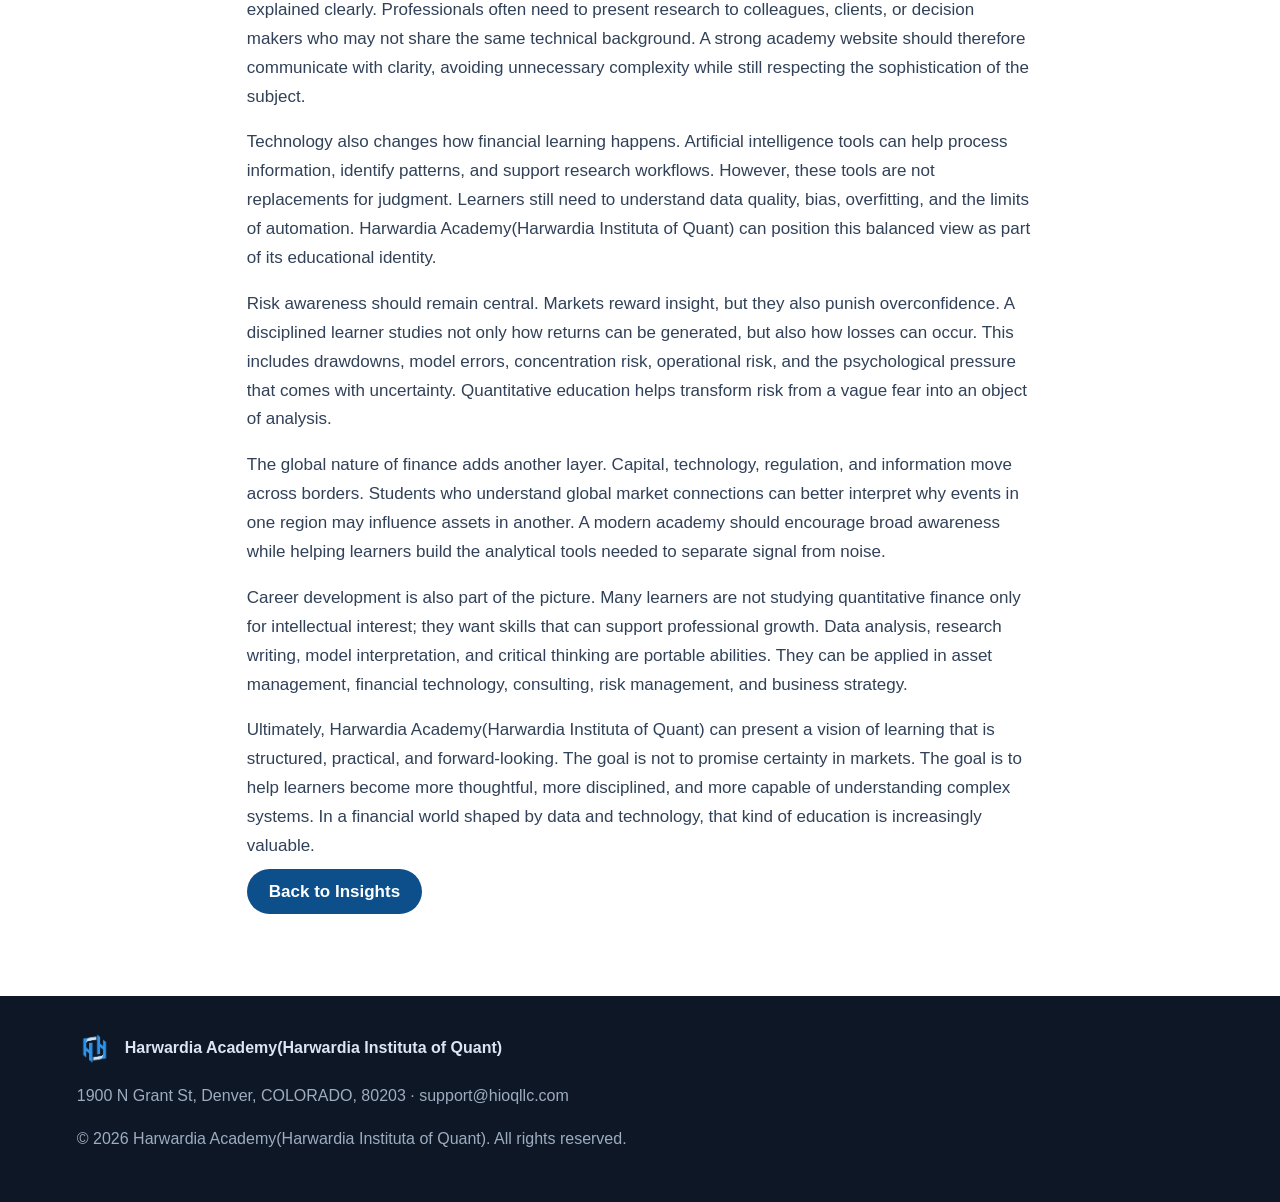
<file: harwardia-academy-harwardia-instituta-of-quant-quant-learning.html>
<!DOCTYPE html>
<html lang="en">
<head>
  <meta charset="UTF-8" />
  <meta name="viewport" content="width=device-width, initial-scale=1.0" />
  <title>Harwardia Academy(Harwardia Instituta of Quant): Building a Modern Quantitative Learning Path</title>
  <meta name="description" content="Harwardia Academy(Harwardia Instituta of Quant): Building a Modern Quantitative Learning Path">
  <link rel="icon" href="Logomark.png" type="image/png">
  <link rel="apple-touch-icon" href="Logomark.png">
  <link rel="stylesheet" href="style.css" />
</head>
<body>
<header class="site-header">
  <div class="brand">
    <img src="Logomark.png" alt="Harwardia Instituta of Quant logomark">
    <div>
      <strong>Harwardia Academy</strong>
      <span>Harwardia Instituta of Quant</span>
    </div>
  </div>
  
<nav class="nav">
  <a href="index.html">Home</a>
  <a href="about.html">About</a>
  <a href="faq.html">FAQ</a>
  <a href="insights.html">Insights</a>
  <a href="contact.html">Contact</a>
</nav>

</header>
<main class="article"><div class="eyebrow">Insight Article</div><h1>Harwardia Academy(Harwardia Instituta of Quant): Building a Modern Quantitative Learning Path</h1><p class="lead">A long-form article from Harwardia Academy(Harwardia Instituta of Quant).</p><img src="poster-1.jpg" alt="Harwardia Academy(Harwardia Instituta of Quant): Building a Modern Quantitative Learning Path"><p>Harwardia Academy(Harwardia Instituta of Quant) can be understood as a learning-oriented gateway for people who want to connect financial theory with the reality of modern markets. In the past, finance education often began with definitions, formulas, and isolated examples. Today, learners need a wider map. They need to understand data, incentives, market structure, uncertainty, technology, and the discipline required to test an idea before trusting it.</p><p>The value of quantitative education is not only that it teaches mathematics. Its deeper value is that it teaches a way of thinking. A quantitative learner asks what can be measured, what assumptions are hidden, how a model may fail, and whether a conclusion is supported by evidence. This mindset is useful for analysts, investors, researchers, entrepreneurs, and students who want to avoid purely emotional decisions in complex financial environments.</p><p>Harwardia Academy(Harwardia Instituta of Quant) may use articles, visual resources, and structured explanations to make advanced ideas feel more approachable. A strong learning path usually begins with basic market literacy, then moves into probability, statistics, portfolio logic, risk analysis, and data interpretation. When these foundations are clear, learners can more confidently explore artificial intelligence, algorithmic research, and new financial technologies.</p><p>One important theme is the relationship between theory and practice. A theory is useful when it helps learners ask better questions, but practice is what reveals whether the theory is strong enough. For example, a model may look elegant in a classroom but behave differently when liquidity changes, volatility rises, or market participants react to the same signals. Practical learning encourages humility, testing, and continuous improvement.</p><p>Another major theme is communication. Quantitative knowledge is powerful only when it can be explained clearly. Professionals often need to present research to colleagues, clients, or decision makers who may not share the same technical background. A strong academy website should therefore communicate with clarity, avoiding unnecessary complexity while still respecting the sophistication of the subject.</p><p>Technology also changes how financial learning happens. Artificial intelligence tools can help process information, identify patterns, and support research workflows. However, these tools are not replacements for judgment. Learners still need to understand data quality, bias, overfitting, and the limits of automation. Harwardia Academy(Harwardia Instituta of Quant) can position this balanced view as part of its educational identity.</p><p>Risk awareness should remain central. Markets reward insight, but they also punish overconfidence. A disciplined learner studies not only how returns can be generated, but also how losses can occur. This includes drawdowns, model errors, concentration risk, operational risk, and the psychological pressure that comes with uncertainty. Quantitative education helps transform risk from a vague fear into an object of analysis.</p><p>The global nature of finance adds another layer. Capital, technology, regulation, and information move across borders. Students who understand global market connections can better interpret why events in one region may influence assets in another. A modern academy should encourage broad awareness while helping learners build the analytical tools needed to separate signal from noise.</p><p>Career development is also part of the picture. Many learners are not studying quantitative finance only for intellectual interest; they want skills that can support professional growth. Data analysis, research writing, model interpretation, and critical thinking are portable abilities. They can be applied in asset management, financial technology, consulting, risk management, and business strategy.</p><p>Ultimately, Harwardia Academy(Harwardia Instituta of Quant) can present a vision of learning that is structured, practical, and forward-looking. The goal is not to promise certainty in markets. The goal is to help learners become more thoughtful, more disciplined, and more capable of understanding complex systems. In a financial world shaped by data and technology, that kind of education is increasingly valuable.</p><p><a class="btn" href="insights.html">Back to Insights</a></p></main>
<footer class="footer">
  <div>
    <img src="Logomark.png" alt="Harwardia Instituta of Quant icon">
    <strong>Harwardia Academy(Harwardia Instituta of Quant)</strong>
  </div>
  <p>1900 N Grant St, Denver, COLORADO, 80203 · support@hioqllc.com</p>
  <p>© 2026 Harwardia Academy(Harwardia Instituta of Quant). All rights reserved.</p>
</footer>
</body>
</html>
</file>
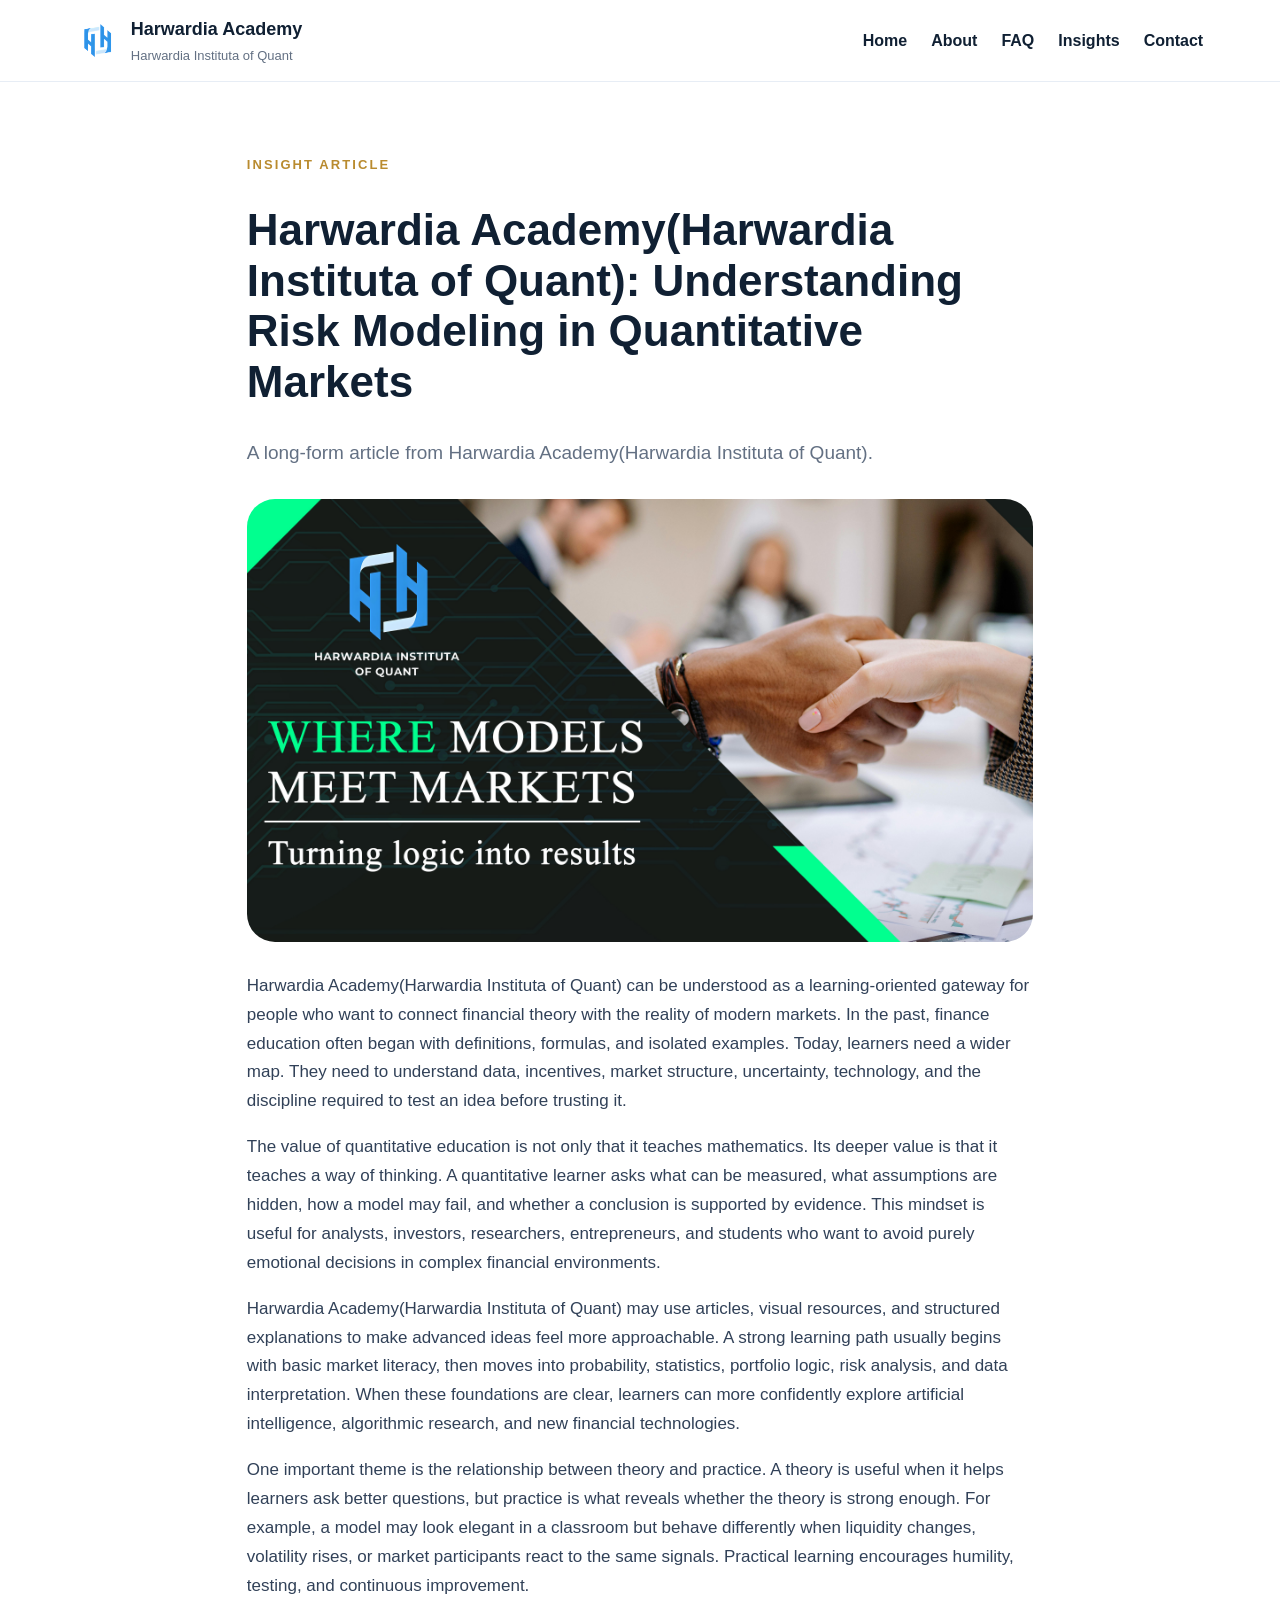
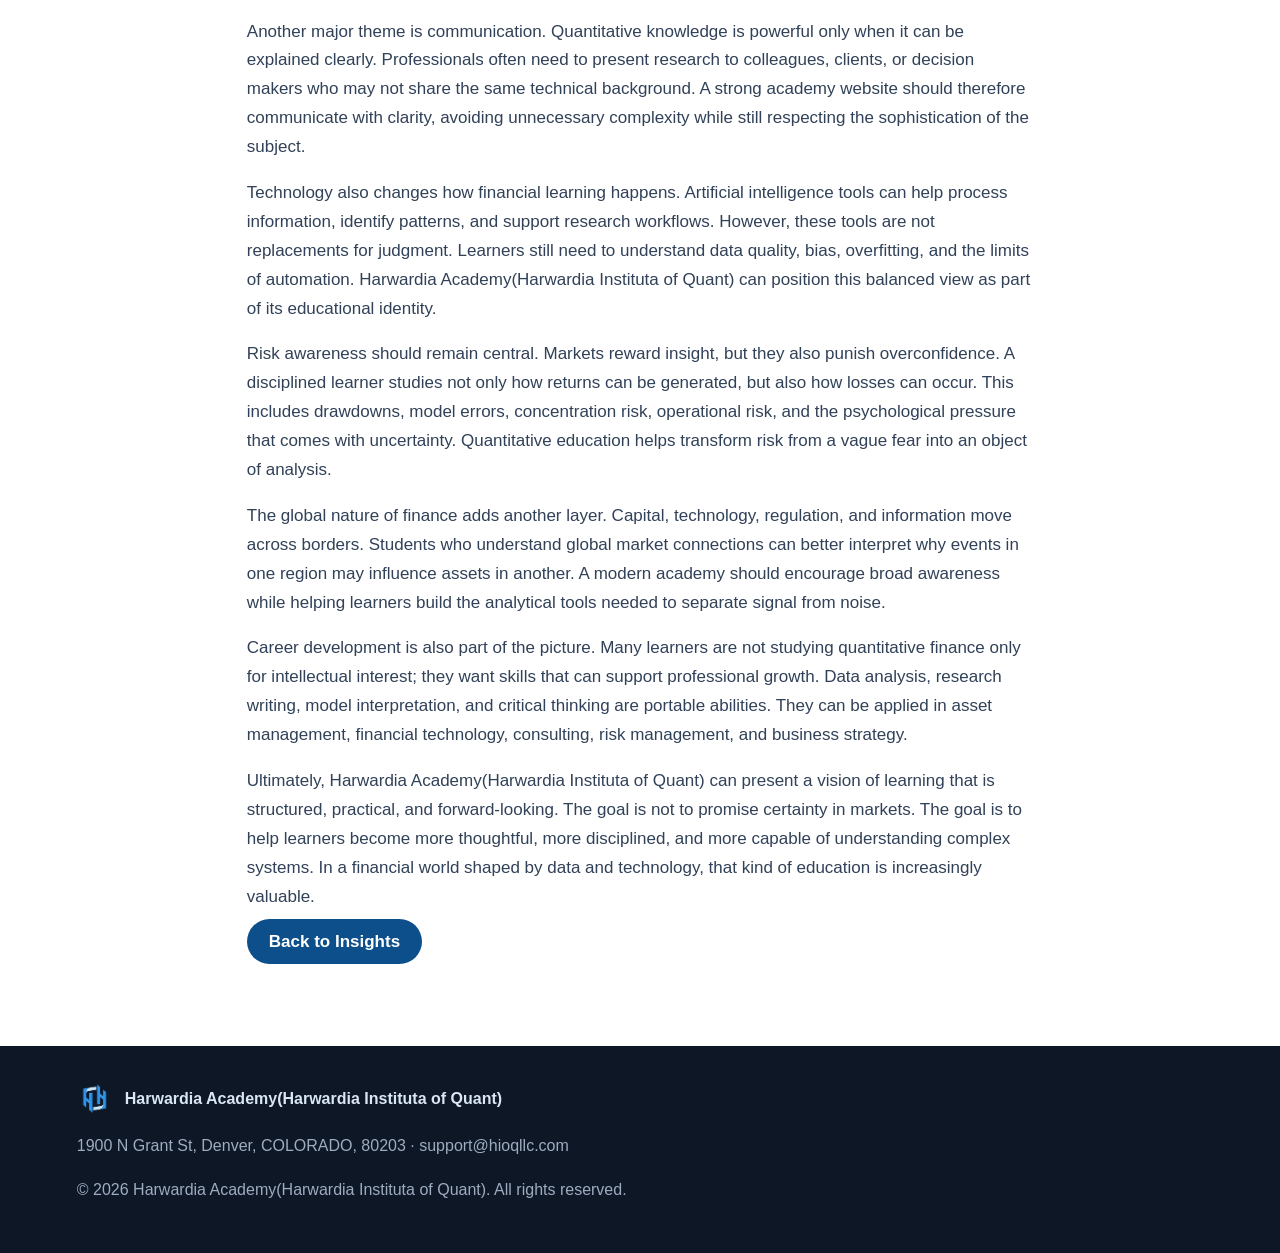
<file: harwardia-academy-harwardia-instituta-of-quant-risk-modeling.html>
<!DOCTYPE html>
<html lang="en">
<head>
  <meta charset="UTF-8" />
  <meta name="viewport" content="width=device-width, initial-scale=1.0" />
  <title>Harwardia Academy(Harwardia Instituta of Quant): Understanding Risk Modeling in Quantitative Markets</title>
  <meta name="description" content="Harwardia Academy(Harwardia Instituta of Quant): Understanding Risk Modeling in Quantitative Markets">
  <link rel="icon" href="Logomark.png" type="image/png">
  <link rel="apple-touch-icon" href="Logomark.png">
  <link rel="stylesheet" href="style.css" />
</head>
<body>
<header class="site-header">
  <div class="brand">
    <img src="Logomark.png" alt="Harwardia Instituta of Quant logomark">
    <div>
      <strong>Harwardia Academy</strong>
      <span>Harwardia Instituta of Quant</span>
    </div>
  </div>
  
<nav class="nav">
  <a href="index.html">Home</a>
  <a href="about.html">About</a>
  <a href="faq.html">FAQ</a>
  <a href="insights.html">Insights</a>
  <a href="contact.html">Contact</a>
</nav>

</header>
<main class="article"><div class="eyebrow">Insight Article</div><h1>Harwardia Academy(Harwardia Instituta of Quant): Understanding Risk Modeling in Quantitative Markets</h1><p class="lead">A long-form article from Harwardia Academy(Harwardia Instituta of Quant).</p><img src="poster-3.jpg" alt="Harwardia Academy(Harwardia Instituta of Quant): Understanding Risk Modeling in Quantitative Markets"><p>Harwardia Academy(Harwardia Instituta of Quant) can be understood as a learning-oriented gateway for people who want to connect financial theory with the reality of modern markets. In the past, finance education often began with definitions, formulas, and isolated examples. Today, learners need a wider map. They need to understand data, incentives, market structure, uncertainty, technology, and the discipline required to test an idea before trusting it.</p><p>The value of quantitative education is not only that it teaches mathematics. Its deeper value is that it teaches a way of thinking. A quantitative learner asks what can be measured, what assumptions are hidden, how a model may fail, and whether a conclusion is supported by evidence. This mindset is useful for analysts, investors, researchers, entrepreneurs, and students who want to avoid purely emotional decisions in complex financial environments.</p><p>Harwardia Academy(Harwardia Instituta of Quant) may use articles, visual resources, and structured explanations to make advanced ideas feel more approachable. A strong learning path usually begins with basic market literacy, then moves into probability, statistics, portfolio logic, risk analysis, and data interpretation. When these foundations are clear, learners can more confidently explore artificial intelligence, algorithmic research, and new financial technologies.</p><p>One important theme is the relationship between theory and practice. A theory is useful when it helps learners ask better questions, but practice is what reveals whether the theory is strong enough. For example, a model may look elegant in a classroom but behave differently when liquidity changes, volatility rises, or market participants react to the same signals. Practical learning encourages humility, testing, and continuous improvement.</p><p>Another major theme is communication. Quantitative knowledge is powerful only when it can be explained clearly. Professionals often need to present research to colleagues, clients, or decision makers who may not share the same technical background. A strong academy website should therefore communicate with clarity, avoiding unnecessary complexity while still respecting the sophistication of the subject.</p><p>Technology also changes how financial learning happens. Artificial intelligence tools can help process information, identify patterns, and support research workflows. However, these tools are not replacements for judgment. Learners still need to understand data quality, bias, overfitting, and the limits of automation. Harwardia Academy(Harwardia Instituta of Quant) can position this balanced view as part of its educational identity.</p><p>Risk awareness should remain central. Markets reward insight, but they also punish overconfidence. A disciplined learner studies not only how returns can be generated, but also how losses can occur. This includes drawdowns, model errors, concentration risk, operational risk, and the psychological pressure that comes with uncertainty. Quantitative education helps transform risk from a vague fear into an object of analysis.</p><p>The global nature of finance adds another layer. Capital, technology, regulation, and information move across borders. Students who understand global market connections can better interpret why events in one region may influence assets in another. A modern academy should encourage broad awareness while helping learners build the analytical tools needed to separate signal from noise.</p><p>Career development is also part of the picture. Many learners are not studying quantitative finance only for intellectual interest; they want skills that can support professional growth. Data analysis, research writing, model interpretation, and critical thinking are portable abilities. They can be applied in asset management, financial technology, consulting, risk management, and business strategy.</p><p>Ultimately, Harwardia Academy(Harwardia Instituta of Quant) can present a vision of learning that is structured, practical, and forward-looking. The goal is not to promise certainty in markets. The goal is to help learners become more thoughtful, more disciplined, and more capable of understanding complex systems. In a financial world shaped by data and technology, that kind of education is increasingly valuable.</p><p><a class="btn" href="insights.html">Back to Insights</a></p></main>
<footer class="footer">
  <div>
    <img src="Logomark.png" alt="Harwardia Instituta of Quant icon">
    <strong>Harwardia Academy(Harwardia Instituta of Quant)</strong>
  </div>
  <p>1900 N Grant St, Denver, COLORADO, 80203 · support@hioqllc.com</p>
  <p>© 2026 Harwardia Academy(Harwardia Instituta of Quant). All rights reserved.</p>
</footer>
</body>
</html>
</file>
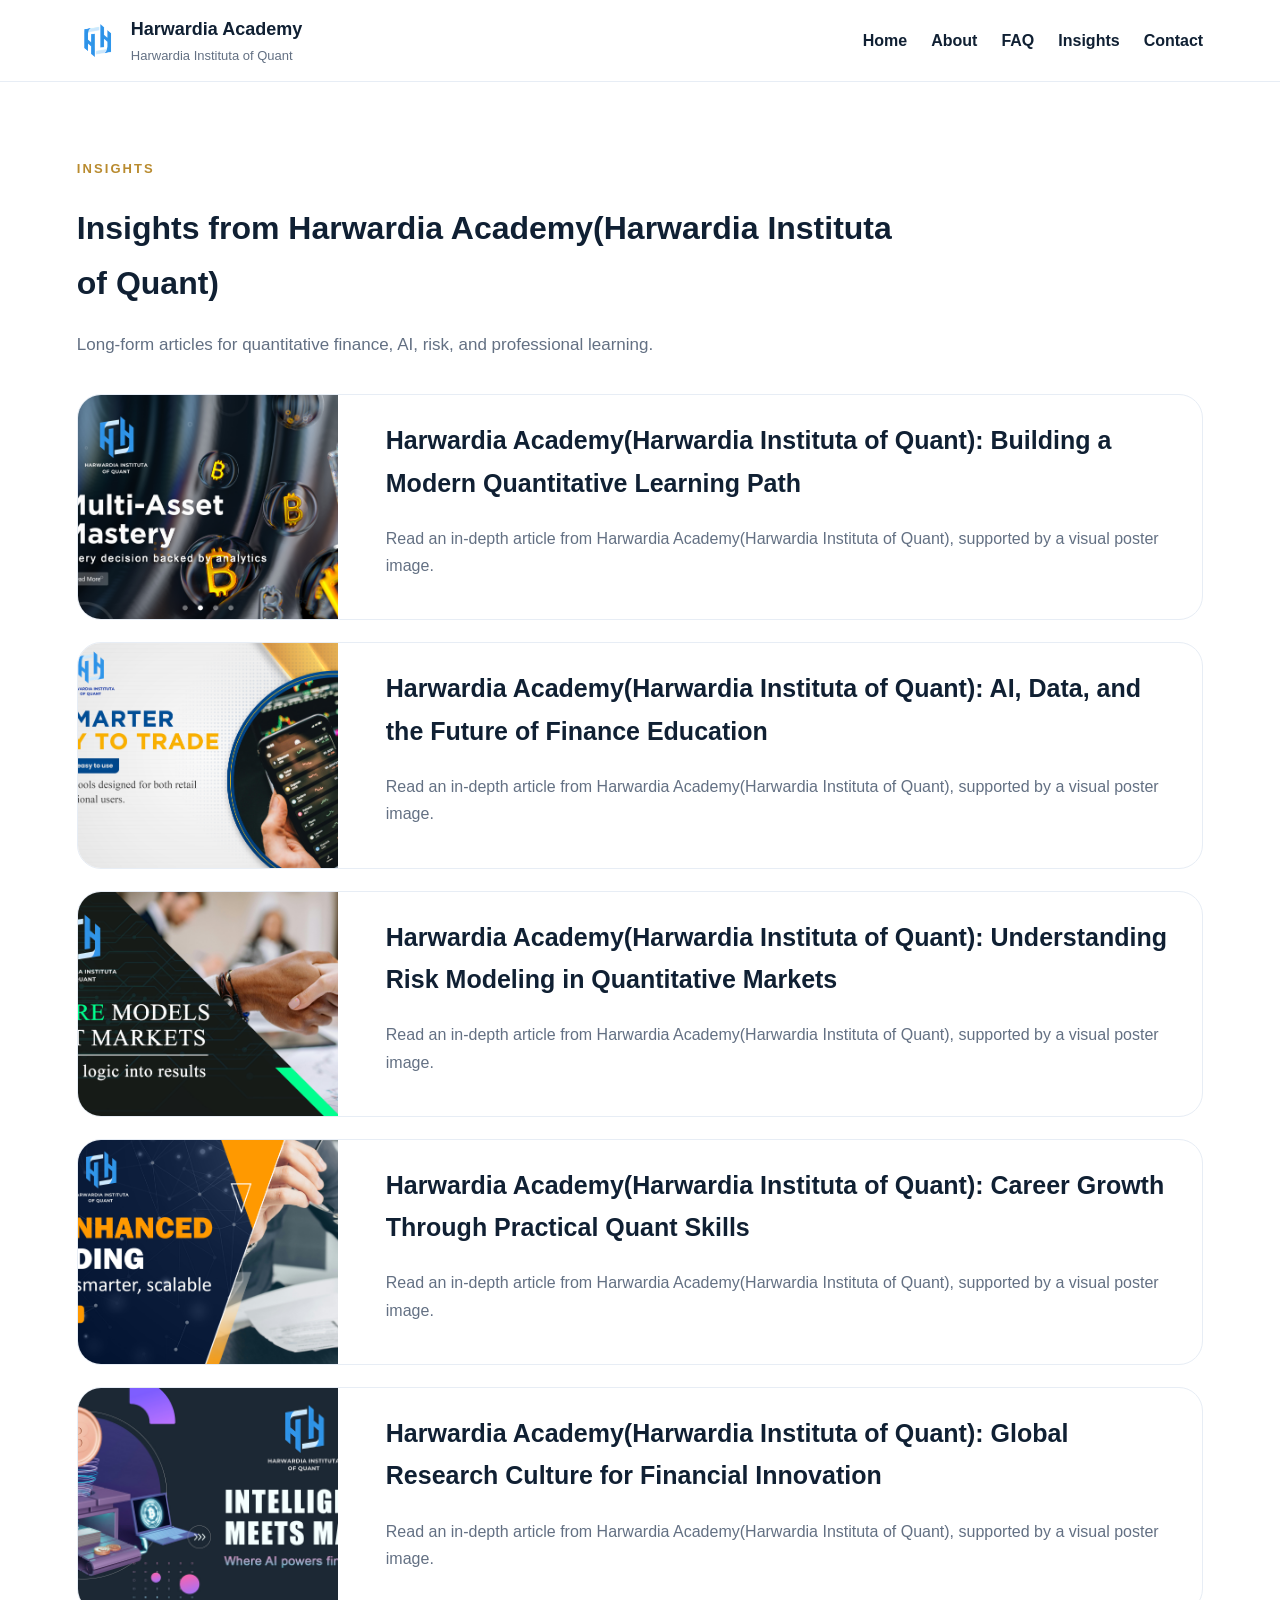
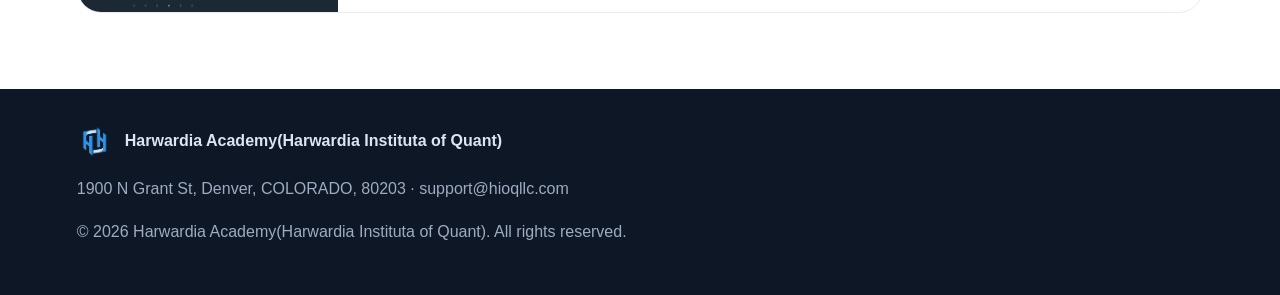
<file: insights.html>
<!DOCTYPE html>
<html lang="en">
<head>
  <meta charset="UTF-8" />
  <meta name="viewport" content="width=device-width, initial-scale=1.0" />
  <title>Insights - Harwardia Academy(Harwardia Instituta of Quant)</title>
  <meta name="description" content="Insights articles from Harwardia Academy(Harwardia Instituta of Quant).">
  <link rel="icon" href="Logomark.png" type="image/png">
  <link rel="apple-touch-icon" href="Logomark.png">
  <link rel="stylesheet" href="style.css" />
</head>
<body>
<header class="site-header">
  <div class="brand">
    <img src="Logomark.png" alt="Harwardia Instituta of Quant logomark">
    <div>
      <strong>Harwardia Academy</strong>
      <span>Harwardia Instituta of Quant</span>
    </div>
  </div>
  
<nav class="nav">
  <a href="index.html">Home</a>
  <a href="about.html">About</a>
  <a href="faq.html">FAQ</a>
  <a href="insights.html">Insights</a>
  <a href="contact.html">Contact</a>
</nav>

</header>
<main class="section"><div class="section-title"><div class="eyebrow">Insights</div><h1>Insights from Harwardia Academy(Harwardia Instituta of Quant)</h1><p>Long-form articles for quantitative finance, AI, risk, and professional learning.</p></div><div class="article-list"><a class="article-row" href="harwardia-academy-harwardia-instituta-of-quant-quant-learning.html"><img src="poster-1.jpg" alt="Harwardia Academy(Harwardia Instituta of Quant): Building a Modern Quantitative Learning Path"><div><h2>Harwardia Academy(Harwardia Instituta of Quant): Building a Modern Quantitative Learning Path</h2><p>Read an in-depth article from Harwardia Academy(Harwardia Instituta of Quant), supported by a visual poster image.</p></div></a><a class="article-row" href="harwardia-academy-harwardia-instituta-of-quant-ai-finance.html"><img src="poster-2.jpg" alt="Harwardia Academy(Harwardia Instituta of Quant): AI, Data, and the Future of Finance Education"><div><h2>Harwardia Academy(Harwardia Instituta of Quant): AI, Data, and the Future of Finance Education</h2><p>Read an in-depth article from Harwardia Academy(Harwardia Instituta of Quant), supported by a visual poster image.</p></div></a><a class="article-row" href="harwardia-academy-harwardia-instituta-of-quant-risk-modeling.html"><img src="poster-3.jpg" alt="Harwardia Academy(Harwardia Instituta of Quant): Understanding Risk Modeling in Quantitative Markets"><div><h2>Harwardia Academy(Harwardia Instituta of Quant): Understanding Risk Modeling in Quantitative Markets</h2><p>Read an in-depth article from Harwardia Academy(Harwardia Instituta of Quant), supported by a visual poster image.</p></div></a><a class="article-row" href="harwardia-academy-harwardia-instituta-of-quant-career-growth.html"><img src="poster-4.jpg" alt="Harwardia Academy(Harwardia Instituta of Quant): Career Growth Through Practical Quant Skills"><div><h2>Harwardia Academy(Harwardia Instituta of Quant): Career Growth Through Practical Quant Skills</h2><p>Read an in-depth article from Harwardia Academy(Harwardia Instituta of Quant), supported by a visual poster image.</p></div></a><a class="article-row" href="harwardia-academy-harwardia-instituta-of-quant-global-research.html"><img src="poster-5.jpg" alt="Harwardia Academy(Harwardia Instituta of Quant): Global Research Culture for Financial Innovation"><div><h2>Harwardia Academy(Harwardia Instituta of Quant): Global Research Culture for Financial Innovation</h2><p>Read an in-depth article from Harwardia Academy(Harwardia Instituta of Quant), supported by a visual poster image.</p></div></a></div></main>
<footer class="footer">
  <div>
    <img src="Logomark.png" alt="Harwardia Instituta of Quant icon">
    <strong>Harwardia Academy(Harwardia Instituta of Quant)</strong>
  </div>
  <p>1900 N Grant St, Denver, COLORADO, 80203 · support@hioqllc.com</p>
  <p>© 2026 Harwardia Academy(Harwardia Instituta of Quant). All rights reserved.</p>
</footer>
</body>
</html>
</file>
<file: style.css>
:root{--ink:#102033;--muted:#637083;--line:#e7edf5;--soft:#f6f8fc;--brand:#0d4f8b;--gold:#b98b2f;--white:#fff}
*{box-sizing:border-box}body{margin:0;font-family:Inter,Arial,sans-serif;color:var(--ink);background:#fff;line-height:1.7}a{color:inherit;text-decoration:none}img{max-width:100%;display:block}
.site-header{position:sticky;top:0;z-index:10;background:rgba(255,255,255,.92);backdrop-filter:blur(12px);border-bottom:1px solid var(--line);display:flex;align-items:center;justify-content:space-between;padding:14px 6vw}
.brand{display:flex;gap:12px;align-items:center}.brand img{width:42px;height:42px;border-radius:12px}.brand strong{display:block;font-size:18px}.brand span{display:block;color:var(--muted);font-size:13px}.nav{display:flex;gap:24px;font-weight:700}.nav a:hover{color:var(--brand)}
.hero{min-height:620px;display:grid;grid-template-columns:1.05fr .95fr;gap:44px;align-items:center;padding:72px 6vw;background:linear-gradient(135deg,#f8fbff,#eef4ff)}
.eyebrow{letter-spacing:.16em;text-transform:uppercase;color:var(--gold);font-weight:800;font-size:13px}.hero h1{font-size:58px;line-height:1.05;margin:14px 0}.hero p{font-size:18px;color:var(--muted);max-width:680px}.hero-actions{display:flex;gap:14px;margin-top:28px}.btn{padding:13px 22px;border-radius:999px;background:var(--brand);color:#fff;font-weight:800}.btn.secondary{background:#fff;color:var(--ink);border:1px solid var(--line)}
.hero-card{border-radius:32px;overflow:hidden;box-shadow:0 28px 70px rgba(16,32,51,.14);background:#fff}.hero-card img{aspect-ratio:16/10;object-fit:cover}.hero-card div{padding:24px}
.section{padding:76px 6vw}.section.alt{background:var(--soft)}.section-title{max-width:840px;margin-bottom:34px}.section-title h2{font-size:38px;margin:0 0 10px}.section-title p{color:var(--muted);font-size:17px}
.grid{display:grid;grid-template-columns:repeat(3,1fr);gap:22px}.card{background:#fff;border:1px solid var(--line);border-radius:24px;padding:26px;box-shadow:0 14px 40px rgba(16,32,51,.05)}.card h3{margin-top:0}.card p{color:var(--muted)}.card img{border-radius:18px;margin-bottom:18px;aspect-ratio:16/9;object-fit:cover}
.about-layout{display:grid;grid-template-columns:1fr 1fr;gap:34px;align-items:center}.about-layout img{border-radius:28px;box-shadow:0 20px 60px rgba(16,32,51,.12)}.about-layout p{color:var(--muted)}
.faq{display:grid;gap:14px}.faq details{background:#fff;border:1px solid var(--line);border-radius:18px;padding:18px 22px}.faq summary{cursor:pointer;font-weight:800}.faq p{color:var(--muted)}
.article-list{display:grid;gap:22px}.article-row{display:grid;grid-template-columns:260px 1fr;gap:24px;background:#fff;border:1px solid var(--line);border-radius:24px;overflow:hidden}.article-row img{height:100%;object-fit:cover}.article-row div{padding:24px}.article-row h2{margin-top:0;font-size:25px}.article-row p{color:var(--muted)}
.article{max-width:940px;margin:0 auto;padding:72px 6vw}.article h1{font-size:44px;line-height:1.15}.article .lead{font-size:19px;color:var(--muted)}.article img{border-radius:28px;margin:30px 0;aspect-ratio:16/9;object-fit:cover}.article p{font-size:17px;color:#314158}
.contact-grid{display:grid;grid-template-columns:repeat(3,1fr);gap:20px}.contact-card{background:#fff;border:1px solid var(--line);border-radius:24px;padding:24px;transition:.2s;min-height:170px}.contact-card:hover{transform:translateY(-4px);box-shadow:0 18px 45px rgba(16,32,51,.1)}.contact-card img{width:54px;height:54px;object-fit:contain;border-radius:14px;margin-bottom:18px}.contact-card h3{margin:0 0 6px}.contact-card p{color:var(--muted);margin:0;word-break:break-word}
.footer{padding:34px 6vw;background:#0d1726;color:#dbe6f5}.footer div{display:flex;gap:12px;align-items:center}.footer img{width:36px;height:36px;border-radius:10px}.footer p{color:#9eacc0}
@media(max-width:900px){.site-header{display:block}.nav{margin-top:14px;flex-wrap:wrap}.hero,.about-layout{grid-template-columns:1fr}.hero h1{font-size:42px}.grid,.contact-grid{grid-template-columns:1fr}.article-row{grid-template-columns:1fr}.article-row img{height:auto}.section{padding:56px 5vw}}
</file>
